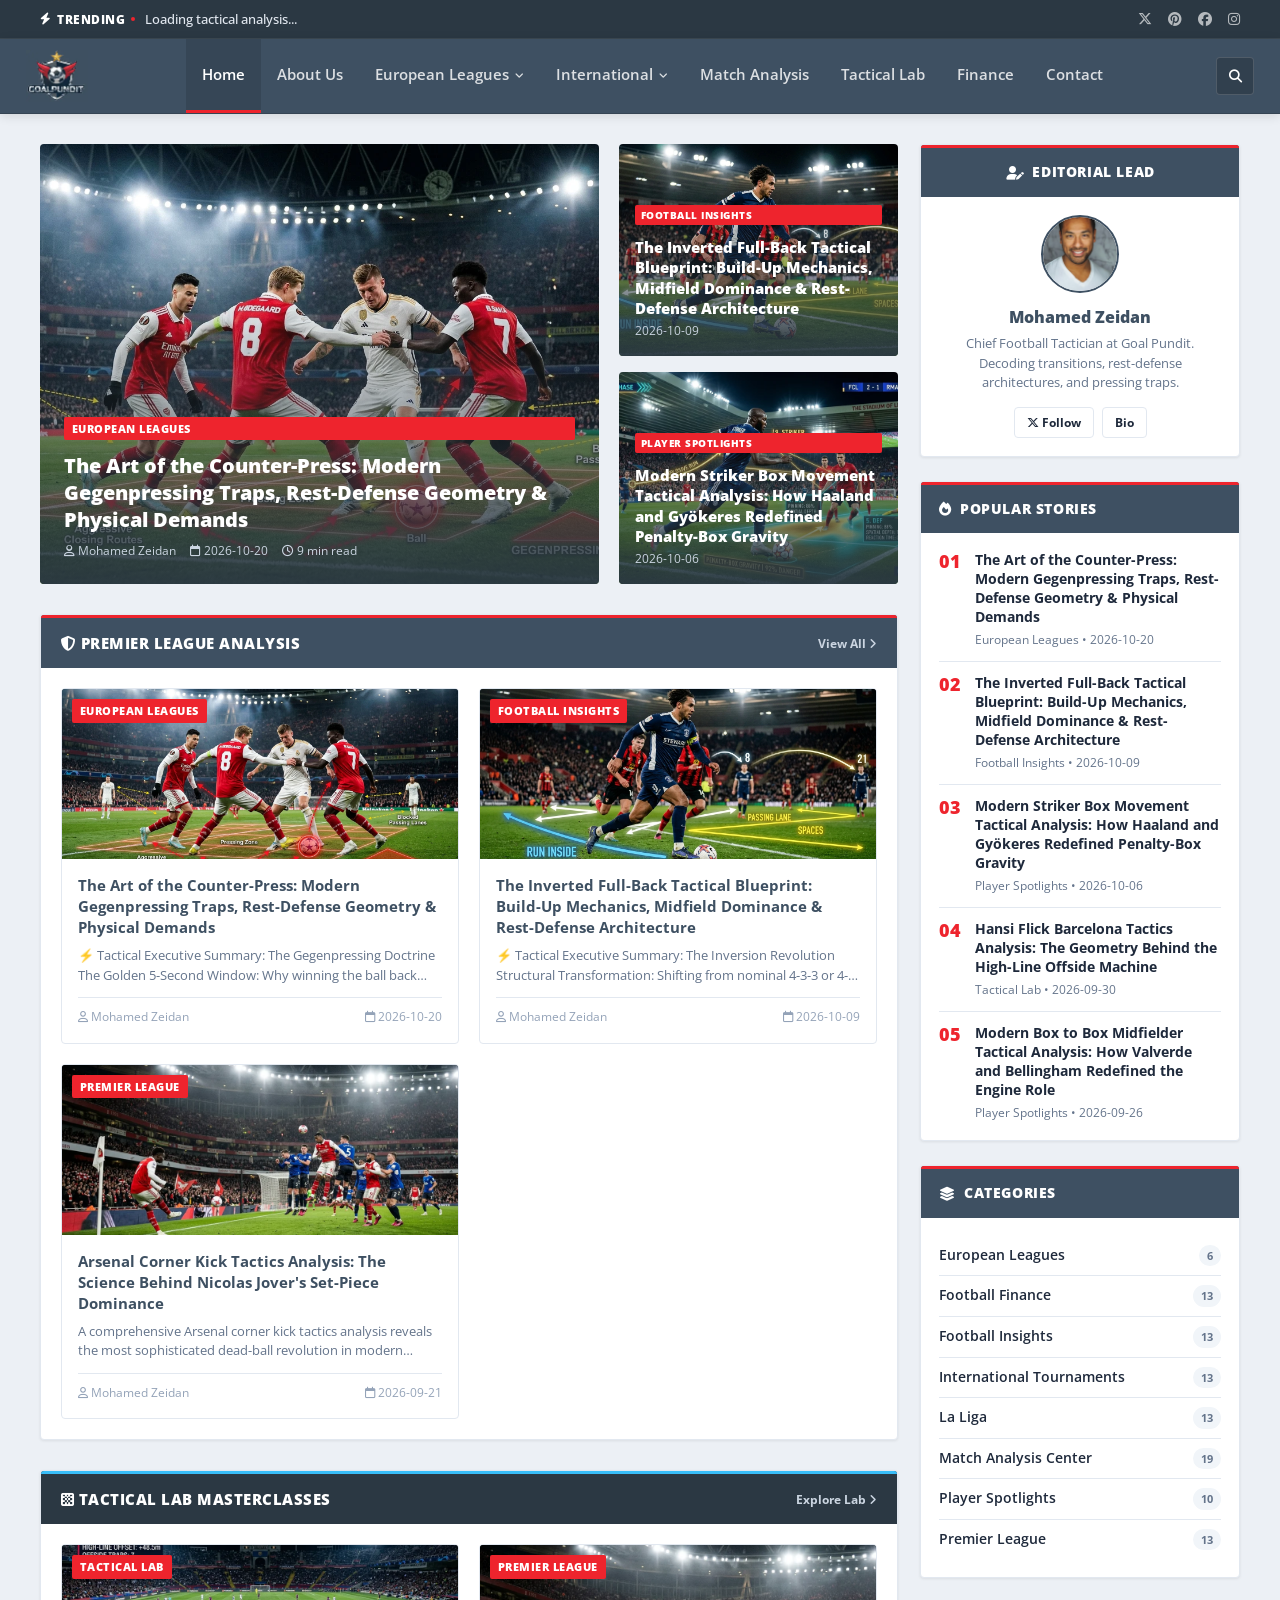
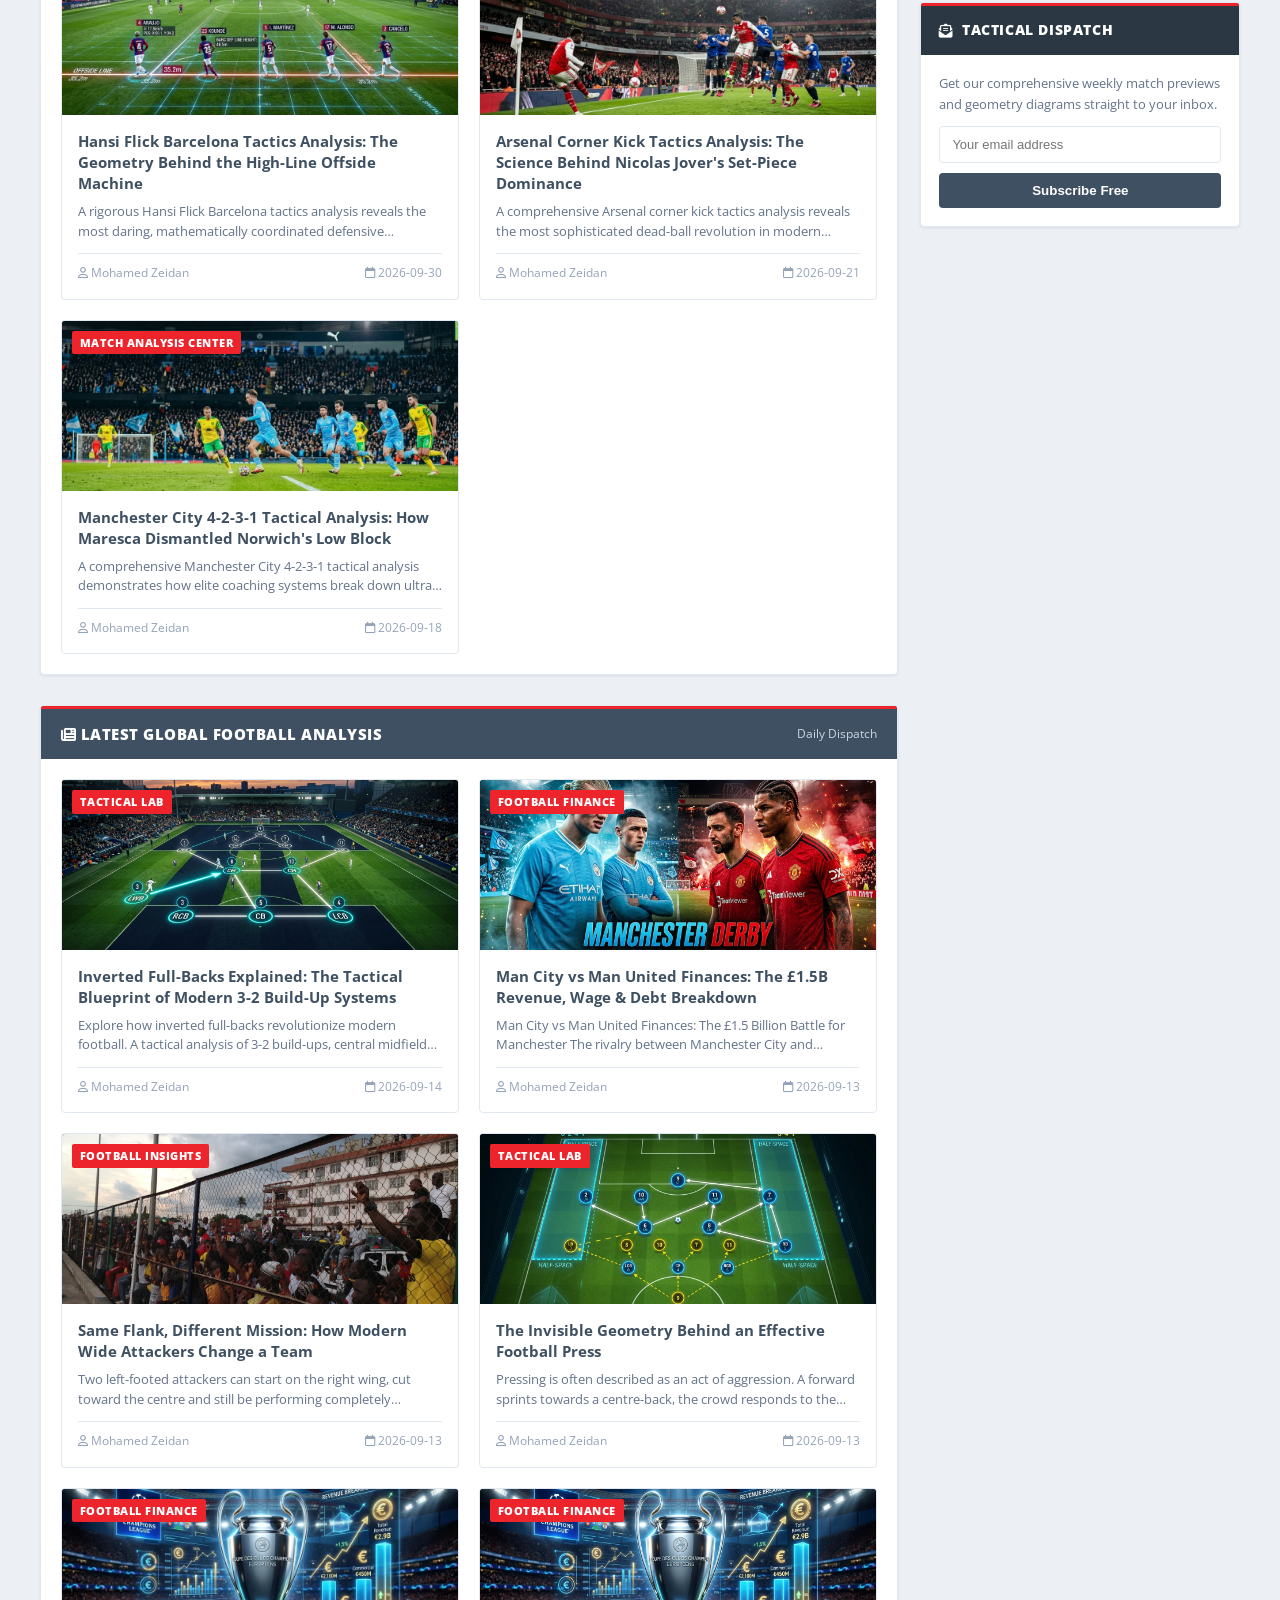
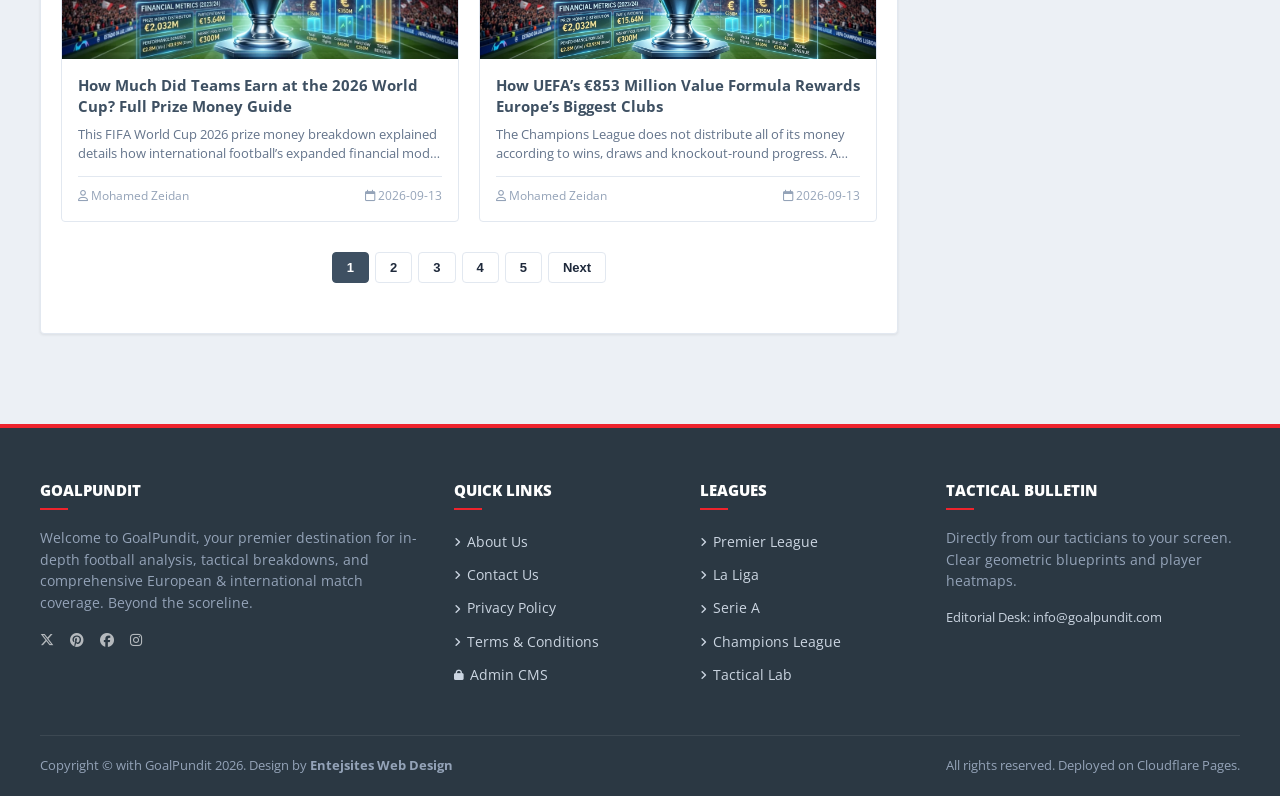
<file: index.html>
<!DOCTYPE html>
<html lang="en">
<head>
  <script>
    // Smart SEO Permalinks & Internal Links Router
    (function() {
      var path = window.location.pathname.replace(/^\/+|\/+$/g, '');
      if (path && !path.endsWith('.html') && !path.startsWith('images') && !path.startsWith('css') && !path.startsWith('js') && !path.startsWith('admin')) {
        var segments = path.split('/');
        var slug = segments[segments.length - 1];
        if (slug) {
          // Redirect to appropriate post or category
          window.location.replace('/post.html?slug=' + encodeURIComponent(slug));
        }
      }
    })();
  </script>

  <meta charset="UTF-8">
  <meta name="viewport" content="width=device-width, initial-scale=1.0">
  <title>Goal Pundit | Global Football Analysis & Tactical Insights</title>
  <meta name="description" content="Your premier destination for deep tactical football previews, post-match reviews, and official highlights from the Premier League, La Liga, and Champions League. Beyond the scoreline.">
  <link rel="icon" type="image/webp" href="images/logo.webp">
  <link rel="preconnect" href="https://fonts.googleapis.com">
  <link rel="preconnect" href="https://fonts.gstatic.com" crossorigin>
  <link href="https://fonts.googleapis.com/css2?family=Open+Sans:ital,wght@0,400;0,600;0,700;0,800;1,400&family=Montserrat:wght@700;800;900&display=swap" rel="stylesheet">
  <link rel="stylesheet" href="https://cdnjs.cloudflare.com/ajax/libs/font-awesome/6.5.1/css/all.min.css">
  <link rel="stylesheet" href="css/main.css?v=20261024_07">
</head>
<body>

  <!-- Top Bar -->
  <div class="top-bar">
    <div class="container top-bar-inner">
      <div class="trending-ticker">
        <span class="trending-label"><i class="fa-solid fa-bolt"></i> TRENDING</span>
        <span class="trending-text" id="trendingTickerText">Loading tactical analysis...</span>
      </div>
      <div class="top-bar-social">
        <a href="https://x.com/goalpundit1977" target="_blank" rel="noopener" title="Twitter / X"><i class="fa-brands fa-x-twitter"></i></a>
        <a href="https://www.pinterest.com/goalpundit1977/" target="_blank" rel="noopener" title="Pinterest"><i class="fa-brands fa-pinterest"></i></a>
        <a href="https://facebook.com/goalpundit" target="_blank" rel="noopener" title="Facebook"><i class="fa-brands fa-facebook"></i></a>
        <a href="https://instagram.com/goalpundit" target="_blank" rel="noopener" title="Instagram"><i class="fa-brands fa-instagram"></i></a>
      </div>
    </div>
  </div>

  <!-- Main Header -->
  <header class="main-header">
    <div class="container header-inner">
      <div class="site-logo">
        <a href="index.html">
          <img src="images/logo.webp" alt="Goal Pundit" onerror="this.onerror=null; this.src='/images/logo.webp';">
        </a>
      </div>

      <nav class="site-nav">
        <a href="index.html" class="nav-link active">Home</a>
        <a href="about.html" class="nav-link">About Us</a>
        <div class="nav-item-dropdown">
          <a href="category.html?slug=european-leagues" class="nav-link">
            European Leagues <i class="fa-solid fa-angle-down" style="font-size:10px;"></i>
          </a>
          <div class="dropdown-menu">
            <a href="category.html?slug=premier-league" class="dropdown-item">Premier League</a>
            <a href="category.html?slug=la-liga" class="dropdown-item">La Liga</a>
            <a href="category.html?slug=serie-a" class="dropdown-item">Serie A</a>
            <a href="category.html?slug=european-leagues" class="dropdown-item">All European Leagues</a>
          </div>
        </div>
        <div class="nav-item-dropdown">
          <a href="category.html?slug=international-tournaments" class="nav-link">
            International <i class="fa-solid fa-angle-down" style="font-size:10px;"></i>
          </a>
          <div class="dropdown-menu">
            <a href="category.html?slug=uefa-champions-league" class="dropdown-item">UEFA Champions League</a>
            <a href="category.html?slug=uefa-europa-league" class="dropdown-item">UEFA Europa League</a>
            <a href="category.html?slug=world-cup-supplement" class="dropdown-item">World Cup Supplement</a>
          </div>
        </div>
        <a href="category.html?slug=match-analysis-center" class="nav-link">Match Analysis</a>
        <a href="category.html?slug=tactical-lab" class="nav-link">Tactical Lab</a>
        <a href="category.html?slug=football-finance" class="nav-link">Finance</a>
        <a href="contact.html" class="nav-link">Contact</a>
      </nav>

      <div class="header-actions">
        <button class="search-trigger-btn" onclick="openSearchModal()" title="Search Articles">
          <i class="fa-solid fa-magnifying-glass"></i>
        </button>
        <button class="mobile-menu-btn" onclick="toggleMobileNav()">
          <i class="fa-solid fa-bars"></i>
        </button>
      </div>
    </div>
  </header>

  <!-- Main Content Layout -->
  <main class="content-layout">
    <div class="container layout-grid">
      
      <!-- Left Content Column -->
      <div class="main-column">
        
        <!-- Hero Section -->
        <div class="hero-wrapper">
          <div class="hero-layout-grid" id="homeHeroGrid"></div>
        </div>

        <!-- Premier League Module -->
        <div class="module-box">
          <div class="module-bar">
            <h3 class="module-bar-title"><i class="fa-solid fa-shield-halved"></i> Premier League Analysis</h3>
            <a href="category.html?slug=premier-league">View All <i class="fa-solid fa-angle-right"></i></a>
          </div>
          <div class="module-inner-content">
            <div class="articles-mosaic" id="gridPremierLeague"></div>
          </div>
        </div>

        <!-- Tactical Lab Module -->
        <div class="module-box">
          <div class="module-bar" style="background:#2b3843; border-top-color:#38bdf8;">
            <h3 class="module-bar-title"><i class="fa-solid fa-chess-board"></i> Tactical Lab Masterclasses</h3>
            <a href="category.html?slug=tactical-lab">Explore Lab <i class="fa-solid fa-angle-right"></i></a>
          </div>
          <div class="module-inner-content">
            <div class="articles-mosaic" id="gridTacticalLab"></div>
          </div>
        </div>

        <!-- Latest Articles Feed with Pagination -->
        <div class="module-box">
          <div class="module-bar">
            <h3 class="module-bar-title"><i class="fa-solid fa-newspaper"></i> Latest Global Football Analysis</h3>
            <span style="font-size:12px; color:#cbd5e1;">Daily Dispatch</span>
          </div>
          <div class="module-inner-content">
            <div class="articles-mosaic" id="gridLatestPosts"></div>
            <div class="pagination-row" id="latestPagination"></div>
          </div>
        </div>

      </div>

      <!-- Right Sidebar Column -->
      <aside class="sidebar">
        <!-- Author Profile Widget -->
        <div class="widget-extra" style="text-align:center;">
          <div class="widget-header-title" style="justify-content:center;">
            <i class="fa-solid fa-user-pen"></i> Editorial Lead
          </div>
          <div class="widget-content-body">
            <img src="images/author-mohamed-zeidan.jpg" alt="Mohamed Zeidan" style="width:78px; height:78px; border-radius:50%; margin:0 auto 12px; border:2px solid var(--color-header); object-fit:cover;">
            <h4 style="font-size:16px; font-weight:800; color:var(--color-header); margin-bottom:4px;">Mohamed Zeidan</h4>
            <p style="font-size:13px; color:var(--color-text-muted); line-height:1.5; margin-bottom:14px;">Chief Football Tactician at Goal Pundit. Decoding transitions, rest-defense architectures, and pressing traps.</p>
            <div style="display:flex; justify-content:center; gap:8px;">
              <a href="https://x.com/goalpundit1977" target="_blank" class="btn-page" style="padding:5px 12px; font-size:12px;"><i class="fa-brands fa-x-twitter"></i> Follow</a>
              <a href="about.html" class="btn-page" style="padding:5px 12px; font-size:12px;">Bio</a>
            </div>
          </div>
        </div>

        <!-- Popular Stories Widget -->
        <div class="widget-extra">
          <div class="widget-header-title">
            <i class="fa-solid fa-fire"></i> Popular Stories
          </div>
          <div class="widget-content-body">
            <div class="trending-post-list" id="sidebarTrendingList"></div>
          </div>
        </div>

        <!-- Categories Widget -->
        <div class="widget-extra">
          <div class="widget-header-title">
            <i class="fa-solid fa-layer-group"></i> Categories
          </div>
          <div class="widget-content-body">
            <div class="cat-sidebar-menu" id="sidebarCatList"></div>
          </div>
        </div>

        <!-- Tactical Dispatch Widget -->
        <div class="widget-extra">
          <div class="widget-header-title" style="background:#2b3843;">
            <i class="fa-solid fa-envelope-open-text"></i> Tactical Dispatch
          </div>
          <div class="widget-content-body">
            <p style="font-size:13px; color:var(--color-text-muted); margin-bottom:12px;">Get our comprehensive weekly match previews and geometry diagrams straight to your inbox.</p>
            <form onsubmit="event.preventDefault(); showToast('Subscribed to Goal Pundit Dispatch!'); event.target.reset();">
              <input type="email" placeholder="Your email address" style="width:100%; padding:10px 12px; border:1px solid var(--border-color); border-radius:var(--radius-sm); font-size:13px; margin-bottom:10px;" required>
              <button type="submit" style="width:100%; padding:10px; background:var(--color-header); color:#fff; font-weight:700; border:none; border-radius:var(--radius-sm); cursor:pointer;">Subscribe Free</button>
            </form>
          </div>
        </div>
      </aside>

    </div>
  </main>

  <!-- Main Footer -->
  <footer class="site-footer">
    <div class="container">
      <div class="footer-columns-row">
        <div>
          <h4 class="footer-widget-title">GoalPundit</h4>
          <p class="footer-widget-text">Welcome to GoalPundit, your premier destination for in-depth football analysis, tactical breakdowns, and comprehensive European & international match coverage. Beyond the scoreline.</p>
          <div class="top-bar-social" style="margin-top:14px;">
            <a href="https://x.com/goalpundit1977" target="_blank" rel="noopener"><i class="fa-brands fa-x-twitter"></i></a>
            <a href="https://www.pinterest.com/goalpundit1977/" target="_blank" rel="noopener"><i class="fa-brands fa-pinterest"></i></a>
            <a href="https://facebook.com/goalpundit" target="_blank" rel="noopener"><i class="fa-brands fa-facebook"></i></a>
            <a href="https://instagram.com/goalpundit" target="_blank" rel="noopener"><i class="fa-brands fa-instagram"></i></a>
          </div>
        </div>

        <div>
          <h4 class="footer-widget-title">Quick Links</h4>
          <ul class="footer-nav-list">
            <li><a href="about.html"><i class="fa-solid fa-angle-right" style="font-size:11px;"></i> About Us</a></li>
            <li><a href="contact.html"><i class="fa-solid fa-angle-right" style="font-size:11px;"></i> Contact Us</a></li>
            <li><a href="privacy.html"><i class="fa-solid fa-angle-right" style="font-size:11px;"></i> Privacy Policy</a></li>
            <li><a href="terms.html"><i class="fa-solid fa-angle-right" style="font-size:11px;"></i> Terms & Conditions</a></li>
            <li><a href="admin/index.html"><i class="fa-solid fa-lock" style="font-size:11px;"></i> Admin CMS</a></li>
          </ul>
        </div>

        <div>
          <h4 class="footer-widget-title">Leagues</h4>
          <ul class="footer-nav-list">
            <li><a href="category.html?slug=premier-league"><i class="fa-solid fa-angle-right" style="font-size:11px;"></i> Premier League</a></li>
            <li><a href="category.html?slug=la-liga"><i class="fa-solid fa-angle-right" style="font-size:11px;"></i> La Liga</a></li>
            <li><a href="category.html?slug=serie-a"><i class="fa-solid fa-angle-right" style="font-size:11px;"></i> Serie A</a></li>
            <li><a href="category.html?slug=uefa-champions-league"><i class="fa-solid fa-angle-right" style="font-size:11px;"></i> Champions League</a></li>
            <li><a href="category.html?slug=tactical-lab"><i class="fa-solid fa-angle-right" style="font-size:11px;"></i> Tactical Lab</a></li>
          </ul>
        </div>

        <div>
          <h4 class="footer-widget-title">Tactical Bulletin</h4>
          <p class="footer-widget-text">Directly from our tacticians to your screen. Clear geometric blueprints and player heatmaps.</p>
          <div style="font-size:13px; color:#cbd5e1;">Editorial Desk: info@goalpundit.com</div>
        </div>
      </div>

      <div class="footer-copyright-bar">
        <div>Copyright &copy; with GoalPundit 2026. Design by <strong>Entejsites Web Design</strong></div>
        <div>All rights reserved. Deployed on Cloudflare Pages.</div>
      </div>
    </div>
  </footer>

  <!-- Search Modal -->
  <div class="modal-overlay" id="searchModal" onclick="if(event.target===this) closeSearchModal()">
    <div class="modal-search-card">
      <div class="search-input-box">
        <i class="fa-solid fa-magnifying-glass" style="color:var(--color-text-muted); font-size:18px;"></i>
        <input type="text" id="modalSearchInput" placeholder="Search 125+ tactical articles..." oninput="handleInstantSearch(this.value)">
        <button type="button" style="background:none; border:none; font-size:18px; color:var(--color-text-muted); cursor:pointer;" onclick="closeSearchModal()">
          <i class="fa-solid fa-xmark"></i>
        </button>
      </div>
      <div class="search-results-list" id="modalSearchResults">
        <div style="padding:20px; text-align:center; color:var(--color-text-muted); font-size:14px;">
          Type keywords to search tactical analysis, teams, players...
        </div>
      </div>
    </div>
  </div>

  <script src="js/goalpundit-sync.js?v=20261024_07"></script>
  <script>
    let currentLatestPage = 1;
    const postsPerPage = 6;

    document.addEventListener('DOMContentLoaded', () => {
      renderHomepage();
    });

    function renderHomepage() {
      const data = getGoalPunditData();
      const posts = data.posts || [];

      // Hero Grid
      const heroGrid = document.getElementById('homeHeroGrid');
      if (heroGrid && posts.length >= 3) {
        const pMain = posts[0];
        const pSub1 = posts[1];
        const pSub2 = posts[2];
        heroGrid.innerHTML = `
          <div class="hero-lead-card">
            <img src="${pMain.image}" alt="${pMain.title}" onerror="this.onerror=null; this.src='/images/posts/default-football.jpg';">
            <div class="hero-lead-overlay">
              <span class="post-cat-pill">${pMain.category}</span>
              <h1 class="hero-card-title"><a href="post.html?slug=${pMain.slug}">${pMain.title}</a></h1>
              <div style="font-size:12px; color:#cbd5e1; display:flex; gap:14px;">
                <span><i class="fa-regular fa-user"></i> ${pMain.author}</span>
                <span><i class="fa-regular fa-calendar"></i> ${pMain.date}</span>
                <span><i class="fa-regular fa-clock"></i> ${pMain.readTime || '5 min read'}</span>
              </div>
            </div>
          </div>
          <div class="hero-side-stack">
            <div class="hero-small-card">
              <img src="${pSub1.image}" alt="${pSub1.title}" onerror="this.onerror=null; this.src='/images/posts/default-football.jpg';">
              <div class="hero-small-overlay">
                <span class="post-cat-pill" style="font-size:10px; padding:2px 6px;">${pSub1.category}</span>
                <h3 class="hero-card-title" style="font-size:15px; margin-bottom:4px;"><a href="post.html?slug=${pSub1.slug}">${pSub1.title}</a></h3>
                <div style="font-size:11.5px; color:#cbd5e1;">${pSub1.date}</div>
              </div>
            </div>
            <div class="hero-small-card">
              <img src="${pSub2.image}" alt="${pSub2.title}" onerror="this.onerror=null; this.src='/images/posts/default-football.jpg';">
              <div class="hero-small-overlay">
                <span class="post-cat-pill" style="font-size:10px; padding:2px 6px;">${pSub2.category}</span>
                <h3 class="hero-card-title" style="font-size:15px; margin-bottom:4px;"><a href="post.html?slug=${pSub2.slug}">${pSub2.title}</a></h3>
                <div style="font-size:11.5px; color:#cbd5e1;">${pSub2.date}</div>
              </div>
            </div>
          </div>
        `;
      }

      // Premier League Grid
      const plGrid = document.getElementById('gridPremierLeague');
      if (plGrid) {
        const plPosts = posts.filter(p => p.categorySlug === 'premier-league' || (p.categories && p.categories.includes('Premier League'))).slice(0, 3);
        const displayPl = plPosts.length >= 3 ? plPosts : posts.slice(3, 6);
        plGrid.innerHTML = displayPl.map(p => createCardHtml(p)).join('');
      }

      // Tactical Lab Grid
      const tlGrid = document.getElementById('gridTacticalLab');
      if (tlGrid) {
        const tlPosts = posts.filter(p => p.categorySlug === 'tactical-lab' || (p.categories && p.categories.includes('Tactical Lab'))).slice(0, 3);
        const displayTl = tlPosts.length >= 3 ? tlPosts : posts.slice(6, 9);
        tlGrid.innerHTML = displayTl.map(p => createCardHtml(p)).join('');
      }

      // Latest Posts Feed
      renderLatestPosts(1);

      // Sidebar Trending
      const trendingContainer = document.getElementById('sidebarTrendingList');
      if (trendingContainer) {
        trendingContainer.innerHTML = posts.slice(0, 5).map((p, idx) => `
          <div class="trending-post-row">
            <span class="trending-num">0${idx + 1}</span>
            <div class="trending-row-info">
              <h4><a href="post.html?slug=${p.slug}">${p.title}</a></h4>
              <div class="trending-row-meta">${p.category} • ${p.date}</div>
            </div>
          </div>
        `).join('');
      }

      // Sidebar Categories
      const catList = document.getElementById('sidebarCatList');
      if (catList && data.categories) {
        catList.innerHTML = data.categories.slice(0, 8).map(c => `
          <a href="category.html?slug=${c.slug}" class="cat-sidebar-link">
            <span>${c.name}</span>
            <span class="cat-pill-count">${c.count}</span>
          </a>
        `).join('');
      }
    }

    function createCardHtml(p) {
      return `
        <article class="mosaic-card">
          <div class="mosaic-thumb">
            <a href="post.html?slug=${p.slug}">
              <img src="${p.image}" alt="${p.title}" loading="lazy" onerror="this.onerror=null; this.src='/images/posts/default-football.jpg';">
            </a>
            <span class="post-cat-pill" style="position:absolute; top:10px; left:10px; margin:0;">${p.category}</span>
          </div>
          <div class="mosaic-body">
            <h3 class="mosaic-title">
              <a href="post.html?slug=${p.slug}">${p.title}</a>
            </h3>
            <p class="mosaic-excerpt">${p.excerpt}</p>
            <div class="mosaic-footer">
              <span><i class="fa-regular fa-user"></i> ${p.author}</span>
              <span><i class="fa-regular fa-calendar"></i> ${p.date}</span>
            </div>
          </div>
        </article>
      `;
    }

    function renderLatestPosts(page) {
      currentLatestPage = page;
      const data = getGoalPunditData();
      const posts = (data.posts || []).slice(9);
      const start = (page - 1) * postsPerPage;
      const pagePosts = posts.slice(start, start + postsPerPage);
      const container = document.getElementById('gridLatestPosts');
      if (container) {
        container.innerHTML = pagePosts.map(p => createCardHtml(p)).join('');
      }

      // Pagination
      const totalPages = Math.ceil(posts.length / postsPerPage);
      const pagContainer = document.getElementById('latestPagination');
      if (pagContainer) {
        let html = '';
        if (page > 1) {
          html += `<button class="btn-page" onclick="renderLatestPosts(${page - 1})">Previous</button>`;
        }
        for (let i = 1; i <= Math.min(5, totalPages); i++) {
          html += `<button class="btn-page ${i === page ? 'active' : ''}" onclick="renderLatestPosts(${i})">${i}</button>`;
        }
        if (page < totalPages) {
          html += `<button class="btn-page" onclick="renderLatestPosts(${page + 1})">Next</button>`;
        }
        pagContainer.innerHTML = html;
      }
    }

    function openSearchModal() {
      const m = document.getElementById('searchModal');
      if (m) { m.classList.add('show'); setTimeout(() => document.getElementById('modalSearchInput').focus(), 100); }
    }
    function closeSearchModal() {
      const m = document.getElementById('searchModal');
      if (m) m.classList.remove('show');
    }
    function handleInstantSearch(val) {
      const resContainer = document.getElementById('modalSearchResults');
      if (!val || val.trim().length < 2) {
        resContainer.innerHTML = '<div style="padding:20px; text-align:center; color:var(--color-text-muted); font-size:14px;">Type at least 2 letters to search...</div>';
        return;
      }
      const results = searchPosts(val).slice(0, 6);
      if (results.length === 0) {
        resContainer.innerHTML = '<div style="padding:20px; text-align:center; color:var(--color-text-muted); font-size:14px;">No matching articles found for "' + val + '"</div>';
        return;
      }
      resContainer.innerHTML = results.map(p => `
        <a href="post.html?slug=${p.slug}" class="search-result-item" style="display:block; padding:12px 18px; border-bottom:1px solid #f1f5f9;">
          <h5 style="font-size:14px; color:var(--color-header); margin-bottom:4px;">${p.title}</h5>
          <span style="font-size:12px; color:var(--color-accent);">${p.category} • ${p.date}</span>
        </a>
      `).join('');
    }
  </script>
</body>
</html>
</file>
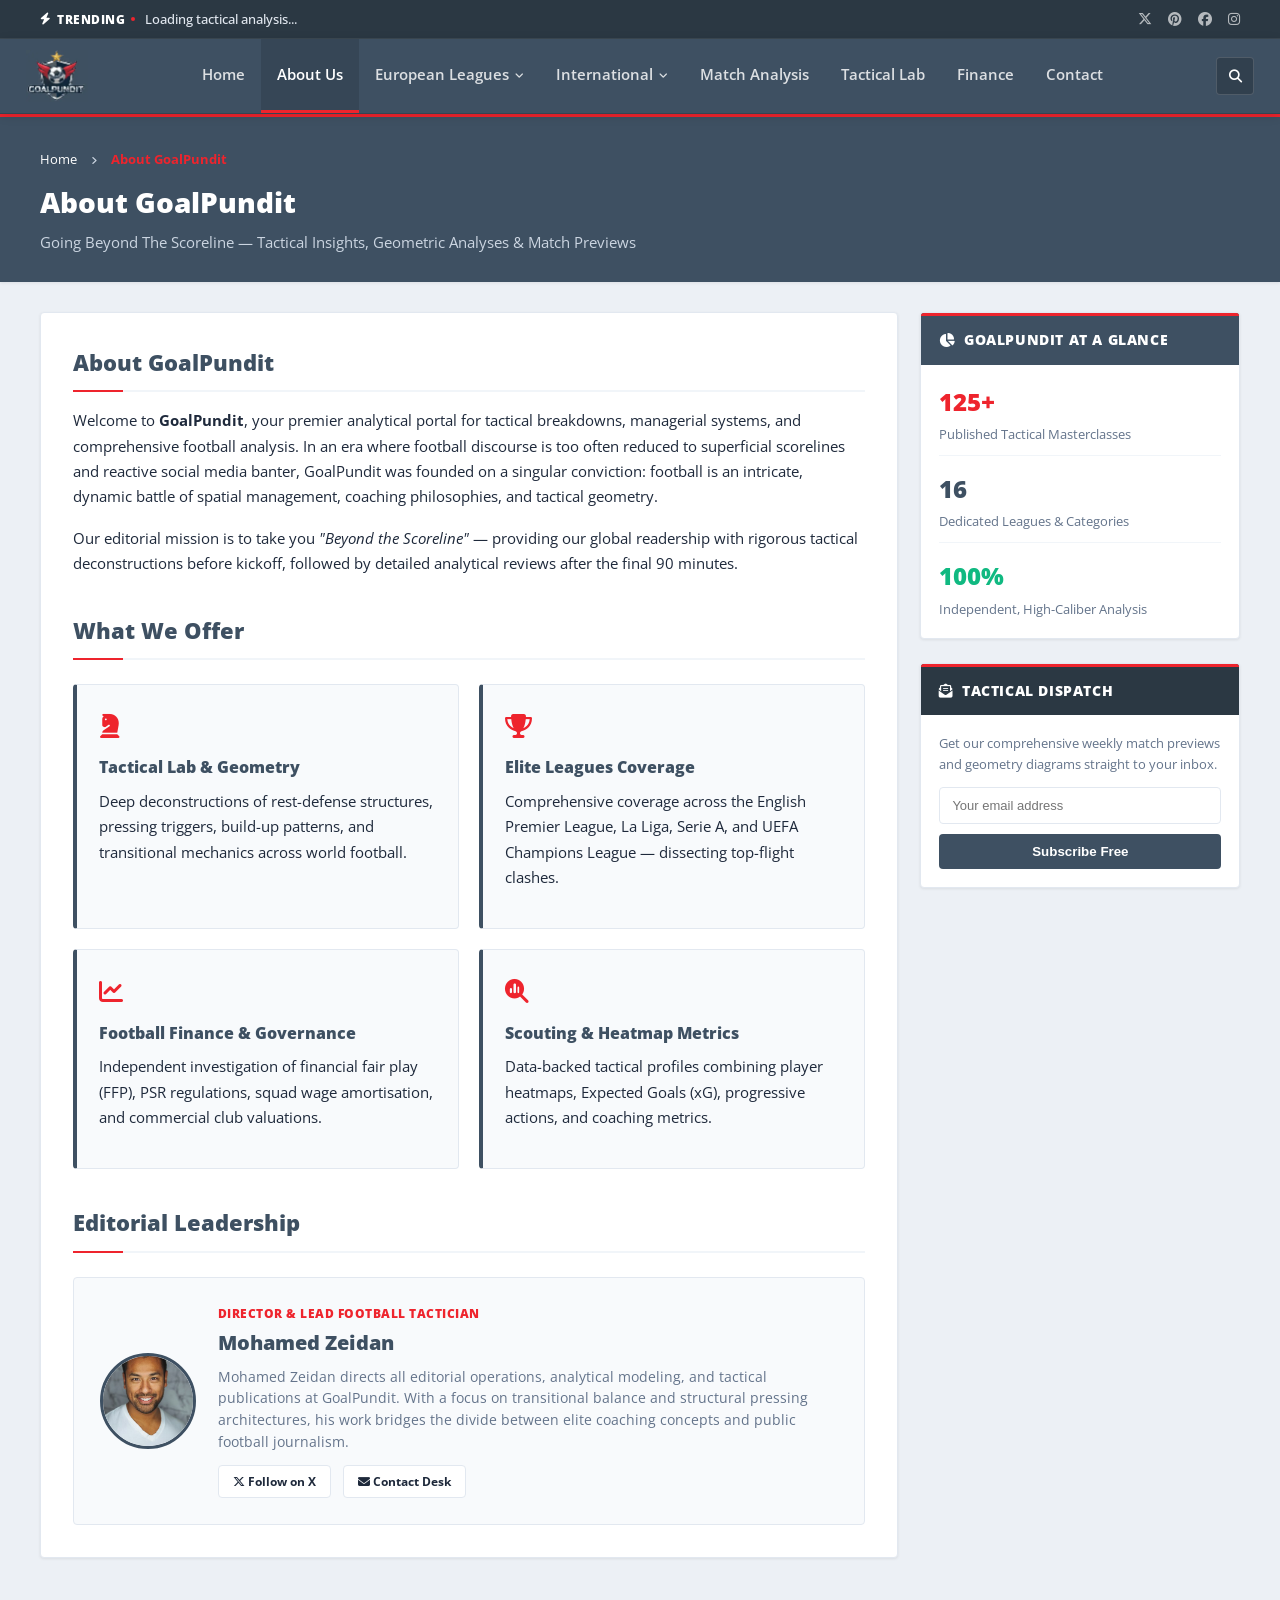
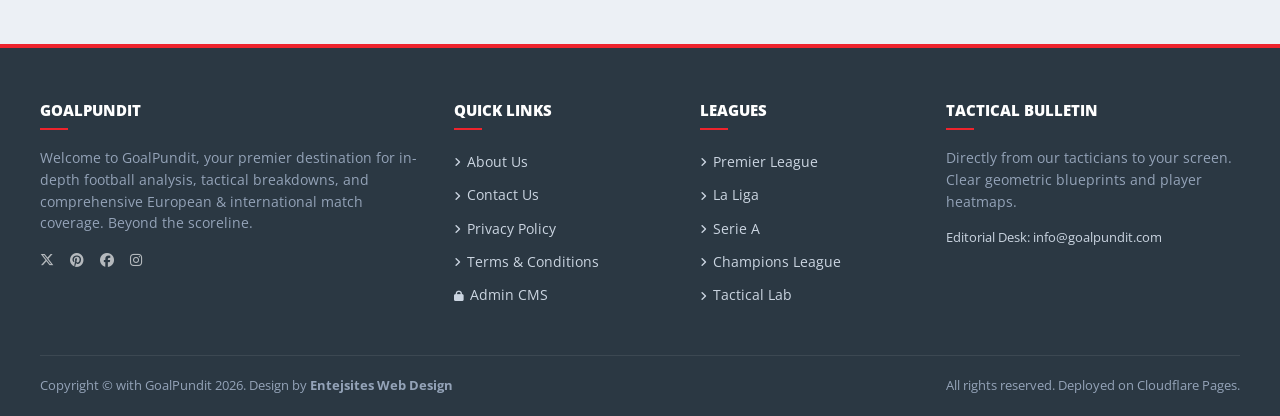
<file: about.html>
<!DOCTYPE html>
<html lang="en">
<head>
  <meta charset="UTF-8">
  <meta name="viewport" content="width=device-width, initial-scale=1.0">
  <title>About Us | Goal Pundit</title>
  <link rel="icon" type="image/webp" href="images/logo.webp">
  <link rel="preconnect" href="https://fonts.googleapis.com">
  <link rel="preconnect" href="https://fonts.gstatic.com" crossorigin>
  <link href="https://fonts.googleapis.com/css2?family=Open+Sans:ital,wght@0,400;0,600;0,700;0,800;1,400&family=Montserrat:wght@700;800;900&display=swap" rel="stylesheet">
  <link rel="stylesheet" href="https://cdnjs.cloudflare.com/ajax/libs/font-awesome/6.5.1/css/all.min.css">
  <link rel="stylesheet" href="css/main.css?v=20261024_07">
</head>
<body>

  <!-- Top Bar -->
  <div class="top-bar">
    <div class="container top-bar-inner">
      <div class="trending-ticker">
        <span class="trending-label"><i class="fa-solid fa-bolt"></i> TRENDING</span>
        <span class="trending-text" id="trendingTickerText">Loading tactical analysis...</span>
      </div>
      <div class="top-bar-social">
        <a href="https://x.com/goalpundit1977" target="_blank" rel="noopener" title="Twitter / X"><i class="fa-brands fa-x-twitter"></i></a>
        <a href="https://www.pinterest.com/goalpundit1977/" target="_blank" rel="noopener" title="Pinterest"><i class="fa-brands fa-pinterest"></i></a>
        <a href="https://facebook.com/goalpundit" target="_blank" rel="noopener" title="Facebook"><i class="fa-brands fa-facebook"></i></a>
        <a href="https://instagram.com/goalpundit" target="_blank" rel="noopener" title="Instagram"><i class="fa-brands fa-instagram"></i></a>
      </div>
    </div>
  </div>

  <!-- Main Header -->
  <header class="main-header">
    <div class="container header-inner">
      <div class="site-logo">
        <a href="index.html">
          <img src="images/logo.webp" alt="Goal Pundit" onerror="this.onerror=null; this.src='/images/logo.webp';">
        </a>
      </div>

      <nav class="site-nav">
        <a href="index.html" class="nav-link">Home</a>
        <a href="about.html" class="nav-link active">About Us</a>
        <div class="nav-item-dropdown">
          <a href="category.html?slug=european-leagues" class="nav-link">
            European Leagues <i class="fa-solid fa-angle-down" style="font-size:10px;"></i>
          </a>
          <div class="dropdown-menu">
            <a href="category.html?slug=premier-league" class="dropdown-item">Premier League</a>
            <a href="category.html?slug=la-liga" class="dropdown-item">La Liga</a>
            <a href="category.html?slug=serie-a" class="dropdown-item">Serie A</a>
            <a href="category.html?slug=european-leagues" class="dropdown-item">All European Leagues</a>
          </div>
        </div>
        <div class="nav-item-dropdown">
          <a href="category.html?slug=international-tournaments" class="nav-link">
            International <i class="fa-solid fa-angle-down" style="font-size:10px;"></i>
          </a>
          <div class="dropdown-menu">
            <a href="category.html?slug=uefa-champions-league" class="dropdown-item">UEFA Champions League</a>
            <a href="category.html?slug=uefa-europa-league" class="dropdown-item">UEFA Europa League</a>
            <a href="category.html?slug=world-cup-supplement" class="dropdown-item">World Cup Supplement</a>
          </div>
        </div>
        <a href="category.html?slug=match-analysis-center" class="nav-link">Match Analysis</a>
        <a href="category.html?slug=tactical-lab" class="nav-link">Tactical Lab</a>
        <a href="category.html?slug=football-finance" class="nav-link">Finance</a>
        <a href="contact.html" class="nav-link">Contact</a>
      </nav>

      <div class="header-actions">
        <button class="search-trigger-btn" onclick="openSearchModal()" title="Search Articles">
          <i class="fa-solid fa-magnifying-glass"></i>
        </button>
        <button class="mobile-menu-btn" onclick="toggleMobileNav()">
          <i class="fa-solid fa-bars"></i>
        </button>
      </div>
    </div>
  </header>

  <!-- Static Hero Banner -->
  <div class="static-hero-banner">
    <div class="container">
      <nav class="breadcrumbs">
        <a href="index.html">Home</a>
        <i class="fa-solid fa-angle-right" style="font-size:10px; margin:0 6px;"></i>
        <span style="color:var(--color-accent); font-weight:700;">About GoalPundit</span>
      </nav>
      <h1 class="static-hero-title">About GoalPundit</h1>
      <p class="static-hero-subtitle">Going Beyond The Scoreline — Tactical Insights, Geometric Analyses & Match Previews</p>
    </div>
  </div>

  <!-- Page Content -->
    <main class="content-layout" style="padding-top:0;">
    <div class="container layout-grid">
      
      <!-- Main Content Column -->
      <div class="main-column">
        
        <article class="editorial-card">
          <h2>About GoalPundit</h2>
          <p>Welcome to <strong>GoalPundit</strong>, your premier analytical portal for tactical breakdowns, managerial systems, and comprehensive football analysis. In an era where football discourse is too often reduced to superficial scorelines and reactive social media banter, GoalPundit was founded on a singular conviction: football is an intricate, dynamic battle of spatial management, coaching philosophies, and tactical geometry.</p>
          <p>Our editorial mission is to take you <em>"Beyond the Scoreline"</em> — providing our global readership with rigorous tactical deconstructions before kickoff, followed by detailed analytical reviews after the final 90 minutes.</p>

          <h2 style="margin-top:36px;">What We Offer</h2>
          <div class="pillars-grid">
            <div class="pillar-box">
              <div class="pillar-icon"><i class="fa-solid fa-chess-knight"></i></div>
              <h4 class="pillar-title">Tactical Lab & Geometry</h4>
              <p class="pillar-desc">Deep deconstructions of rest-defense structures, pressing triggers, build-up patterns, and transitional mechanics across world football.</p>
            </div>
            <div class="pillar-box">
              <div class="pillar-icon"><i class="fa-solid fa-trophy"></i></div>
              <h4 class="pillar-title">Elite Leagues Coverage</h4>
              <p class="pillar-desc">Comprehensive coverage across the English Premier League, La Liga, Serie A, and UEFA Champions League — dissecting top-flight clashes.</p>
            </div>
            <div class="pillar-box">
              <div class="pillar-icon"><i class="fa-solid fa-chart-line"></i></div>
              <h4 class="pillar-title">Football Finance & Governance</h4>
              <p class="pillar-desc">Independent investigation of financial fair play (FFP), PSR regulations, squad wage amortisation, and commercial club valuations.</p>
            </div>
            <div class="pillar-box">
              <div class="pillar-icon"><i class="fa-solid fa-magnifying-glass-chart"></i></div>
              <h4 class="pillar-title">Scouting & Heatmap Metrics</h4>
              <p class="pillar-desc">Data-backed tactical profiles combining player heatmaps, Expected Goals (xG), progressive actions, and coaching metrics.</p>
            </div>
          </div>

          <h2 style="margin-top:36px;">Editorial Leadership</h2>
          <div class="director-card">
            <img src="images/author-mohamed-zeidan.jpg" alt="Mohamed Zeidan" class="director-photo">
            <div>
              <div style="font-size:12px; font-weight:800; color:var(--color-accent); text-transform:uppercase; letter-spacing:0.5px; margin-bottom:4px;">Director & Lead Football Tactician</div>
              <h3 style="font-size:20px; font-weight:800; color:var(--color-header); margin-bottom:8px;">Mohamed Zeidan</h3>
              <p style="font-size:13.5px; color:var(--color-text-muted); line-height:1.6; margin-bottom:12px;">Mohamed Zeidan directs all editorial operations, analytical modeling, and tactical publications at GoalPundit. With a focus on transitional balance and structural pressing architectures, his work bridges the divide between elite coaching concepts and public football journalism.</p>
              <div style="display:flex; gap:12px; align-items:center;">
                <a href="https://x.com/goalpundit1977" target="_blank" class="btn-page" style="padding:6px 14px; font-size:12px;"><i class="fa-brands fa-x-twitter"></i> Follow on X</a>
                <a href="contact.html" class="btn-page" style="padding:6px 14px; font-size:12px;"><i class="fa-solid fa-envelope"></i> Contact Desk</a>
              </div>
            </div>
          </div>

        </article>

      </div>

      <!-- Right Sidebar -->
      <aside class="sidebar">
        <!-- By the Numbers Widget -->
        <div class="widget-extra">
          <div class="widget-header-title">
            <i class="fa-solid fa-chart-pie"></i> GoalPundit at a Glance
          </div>
          <div class="widget-content-body">
            <div style="display:flex; flex-direction:column; gap:14px;">
              <div style="border-bottom:1px solid #f1f5f9; padding-bottom:10px;">
                <span style="font-size:24px; font-weight:800; color:var(--color-accent); display:block;">125+</span>
                <span style="font-size:13px; color:var(--color-text-muted);">Published Tactical Masterclasses</span>
              </div>
              <div style="border-bottom:1px solid #f1f5f9; padding-bottom:10px;">
                <span style="font-size:24px; font-weight:800; color:var(--color-header); display:block;">16</span>
                <span style="font-size:13px; color:var(--color-text-muted);">Dedicated Leagues & Categories</span>
              </div>
              <div>
                <span style="font-size:24px; font-weight:800; color:#10b981; display:block;">100%</span>
                <span style="font-size:13px; color:var(--color-text-muted);">Independent, High-Caliber Analysis</span>
              </div>
            </div>
          </div>
        </div>

        <!-- Tactical Dispatch Newsletter -->
        <div class="widget-extra">
          <div class="widget-header-title" style="background:#2b3843;">
            <i class="fa-solid fa-envelope-open-text"></i> Tactical Dispatch
          </div>
          <div class="widget-content-body">
            <p style="font-size:13px; color:var(--color-text-muted); margin-bottom:12px;">Get our comprehensive weekly match previews and geometry diagrams straight to your inbox.</p>
            <form onsubmit="event.preventDefault(); showToast('Subscribed to Goal Pundit Dispatch!'); event.target.reset();">
              <input type="email" placeholder="Your email address" style="width:100%; padding:10px 12px; border:1px solid var(--border-color); border-radius:var(--radius-sm); font-size:13px; margin-bottom:10px;" required>
              <button type="submit" style="width:100%; padding:10px; background:var(--color-header); color:#fff; font-weight:700; border:none; border-radius:var(--radius-sm); cursor:pointer;">Subscribe Free</button>
            </form>
          </div>
        </div>
      </aside>

    </div>
  </main>

  <!-- Main Footer -->
  <footer class="site-footer">
    <div class="container">
      <div class="footer-columns-row">
        <div>
          <h4 class="footer-widget-title">GoalPundit</h4>
          <p class="footer-widget-text">Welcome to GoalPundit, your premier destination for in-depth football analysis, tactical breakdowns, and comprehensive European & international match coverage. Beyond the scoreline.</p>
          <div class="top-bar-social" style="margin-top:14px;">
            <a href="https://x.com/goalpundit1977" target="_blank" rel="noopener"><i class="fa-brands fa-x-twitter"></i></a>
            <a href="https://www.pinterest.com/goalpundit1977/" target="_blank" rel="noopener"><i class="fa-brands fa-pinterest"></i></a>
            <a href="https://facebook.com/goalpundit" target="_blank" rel="noopener"><i class="fa-brands fa-facebook"></i></a>
            <a href="https://instagram.com/goalpundit" target="_blank" rel="noopener"><i class="fa-brands fa-instagram"></i></a>
          </div>
        </div>

        <div>
          <h4 class="footer-widget-title">Quick Links</h4>
          <ul class="footer-nav-list">
            <li><a href="about.html"><i class="fa-solid fa-angle-right" style="font-size:11px;"></i> About Us</a></li>
            <li><a href="contact.html"><i class="fa-solid fa-angle-right" style="font-size:11px;"></i> Contact Us</a></li>
            <li><a href="privacy.html"><i class="fa-solid fa-angle-right" style="font-size:11px;"></i> Privacy Policy</a></li>
            <li><a href="terms.html"><i class="fa-solid fa-angle-right" style="font-size:11px;"></i> Terms & Conditions</a></li>
            <li><a href="admin/index.html"><i class="fa-solid fa-lock" style="font-size:11px;"></i> Admin CMS</a></li>
          </ul>
        </div>

        <div>
          <h4 class="footer-widget-title">Leagues</h4>
          <ul class="footer-nav-list">
            <li><a href="category.html?slug=premier-league"><i class="fa-solid fa-angle-right" style="font-size:11px;"></i> Premier League</a></li>
            <li><a href="category.html?slug=la-liga"><i class="fa-solid fa-angle-right" style="font-size:11px;"></i> La Liga</a></li>
            <li><a href="category.html?slug=serie-a"><i class="fa-solid fa-angle-right" style="font-size:11px;"></i> Serie A</a></li>
            <li><a href="category.html?slug=uefa-champions-league"><i class="fa-solid fa-angle-right" style="font-size:11px;"></i> Champions League</a></li>
            <li><a href="category.html?slug=tactical-lab"><i class="fa-solid fa-angle-right" style="font-size:11px;"></i> Tactical Lab</a></li>
          </ul>
        </div>

        <div>
          <h4 class="footer-widget-title">Tactical Bulletin</h4>
          <p class="footer-widget-text">Directly from our tacticians to your screen. Clear geometric blueprints and player heatmaps.</p>
          <div style="font-size:13px; color:#cbd5e1;">Editorial Desk: info@goalpundit.com</div>
        </div>
      </div>

      <div class="footer-copyright-bar">
        <div>Copyright &copy; with GoalPundit 2026. Design by <strong>Entejsites Web Design</strong></div>
        <div>All rights reserved. Deployed on Cloudflare Pages.</div>
      </div>
    </div>
  </footer>

  <!-- Search Modal -->
  <div class="modal-overlay" id="searchModal" onclick="if(event.target===this) closeSearchModal()">
    <div class="modal-search-card">
      <div class="search-input-box">
        <i class="fa-solid fa-magnifying-glass" style="color:var(--color-text-muted); font-size:18px;"></i>
        <input type="text" id="modalSearchInput" placeholder="Search 125+ tactical articles..." oninput="handleInstantSearch(this.value)">
        <button type="button" style="background:none; border:none; font-size:18px; color:var(--color-text-muted); cursor:pointer;" onclick="closeSearchModal()">
          <i class="fa-solid fa-xmark"></i>
        </button>
      </div>
      <div class="search-results-list" id="modalSearchResults">
        <div style="padding:20px; text-align:center; color:var(--color-text-muted); font-size:14px;">
          Type keywords to search tactical analysis, teams, players...
        </div>
      </div>

  <script src="js/goalpundit-sync.js?v=20261024_07"></script>
  <script>
    function openSearchModal() {
      const m = document.getElementById('searchModal');
      if (m) { m.classList.add('show'); setTimeout(() => document.getElementById('modalSearchInput').focus(), 100); }
    }
    function closeSearchModal() {
      const m = document.getElementById('searchModal');
      if (m) m.classList.remove('show');
    }
    function handleInstantSearch(val) {
      const resContainer = document.getElementById('modalSearchResults');
      if (!val || val.trim().length < 2) {
        resContainer.innerHTML = '<div style="padding:20px; text-align:center; color:var(--color-text-muted); font-size:14px;">Type at least 2 letters to search...</div>';
        return;
      }
      const results = searchPosts(val).slice(0, 6);
      if (results.length === 0) {
        resContainer.innerHTML = '<div style="padding:20px; text-align:center; color:var(--color-text-muted); font-size:14px;">No matching articles found for "' + val + '"</div>';
        return;
      }
      resContainer.innerHTML = results.map(p => `
        <a href="post.html?slug=${p.slug}" class="search-result-item" style="display:block; padding:12px 18px; border-bottom:1px solid #f1f5f9;">
          <h5 style="font-size:14px; color:var(--color-header); margin-bottom:4px;">${p.title}</h5>
          <span style="font-size:12px; color:var(--color-accent);">${p.category} • ${p.date}</span>
        </a>
      `).join('');
    }
  </script>
</body>
</html>
</file>
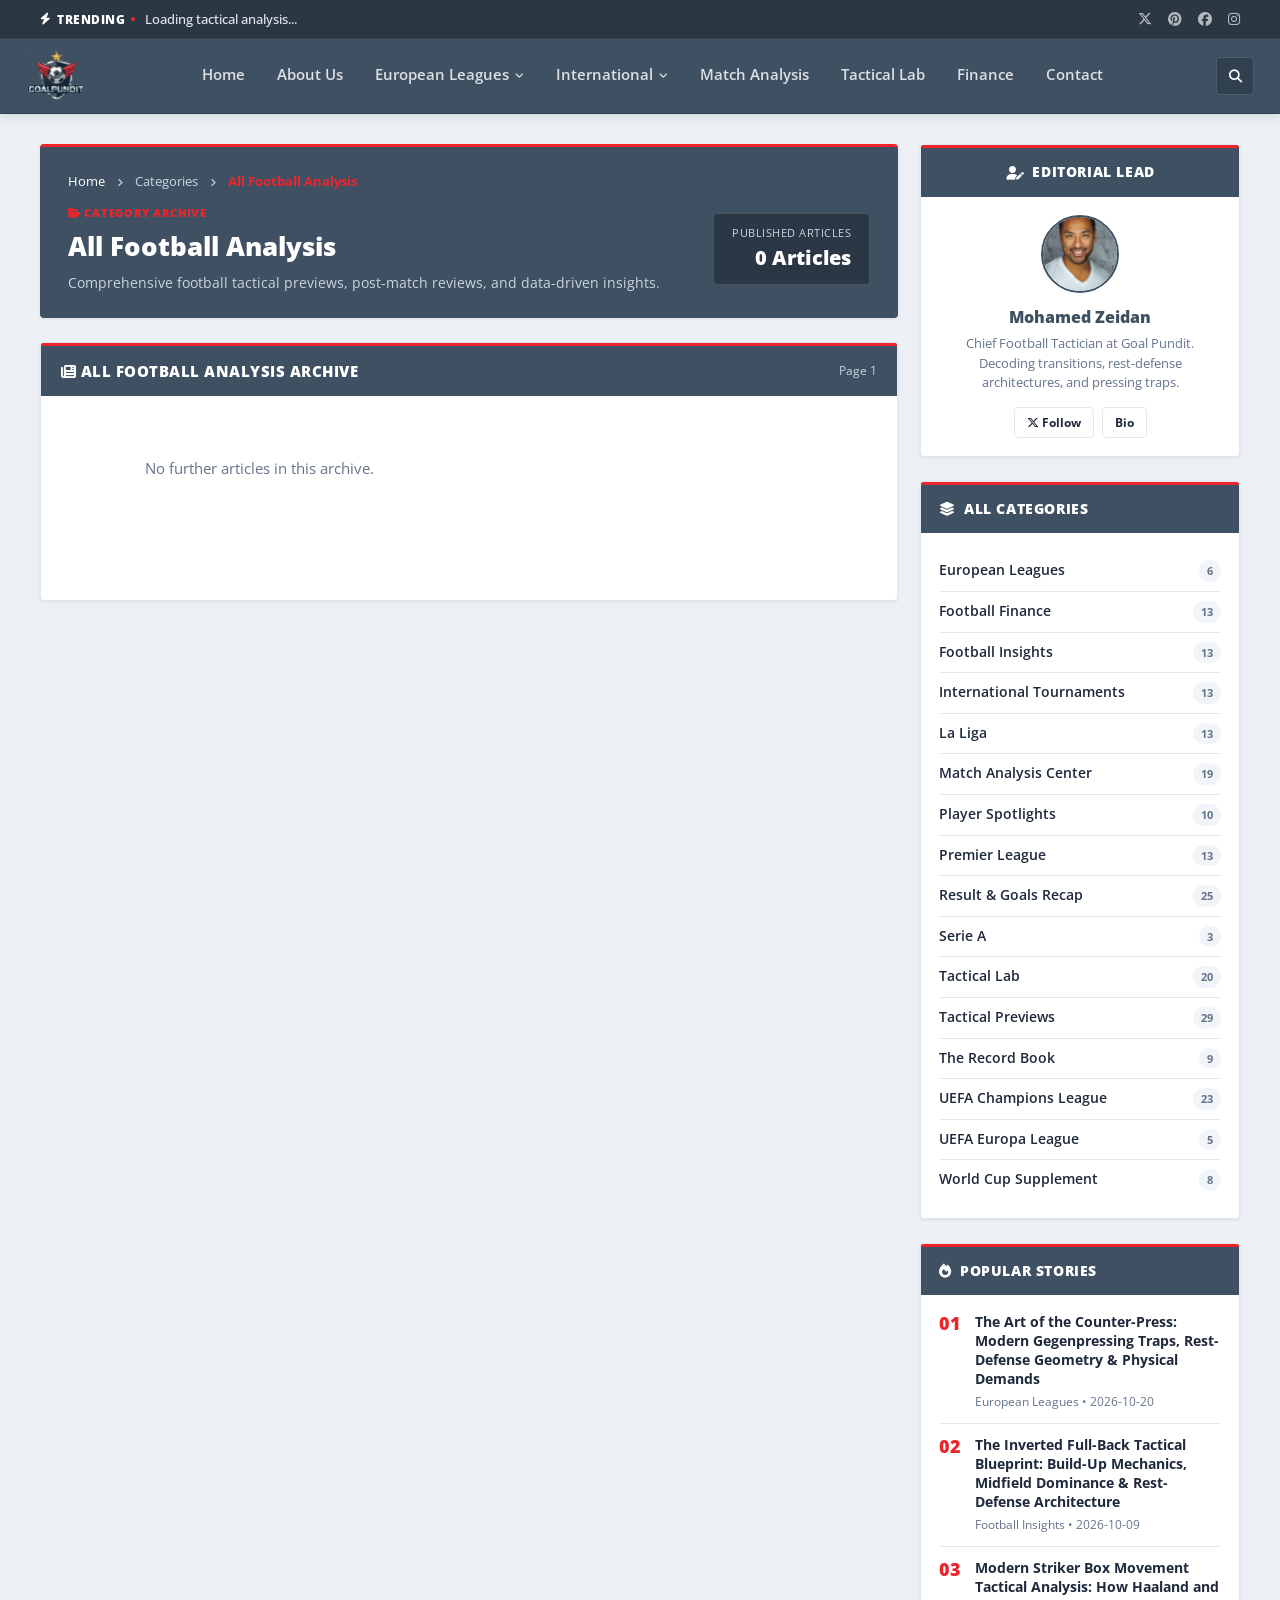
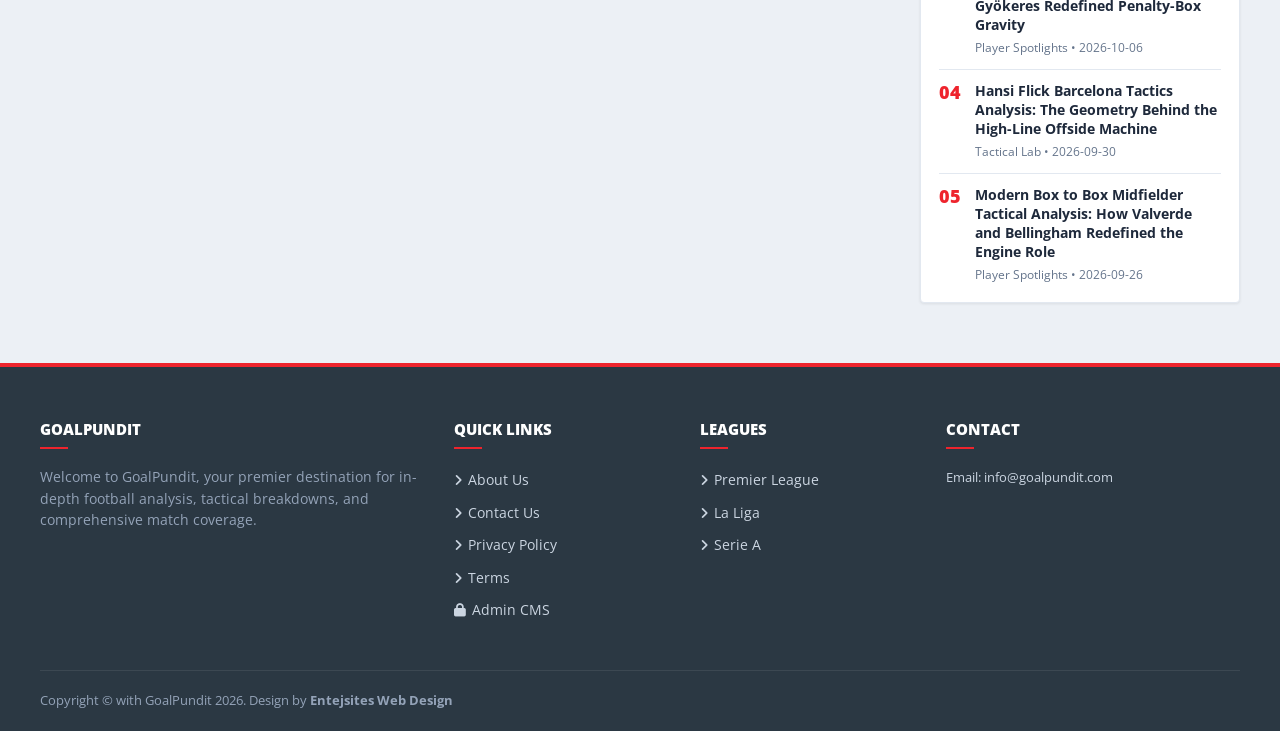
<file: category.html>
<!DOCTYPE html>
<html lang="en">
<head>
  <meta charset="UTF-8">
  <meta name="viewport" content="width=device-width, initial-scale=1.0">
  <title>Category Archive | Goal Pundit</title>
  <link rel="icon" type="image/webp" href="images/logo.webp">
  <link rel="preconnect" href="https://fonts.googleapis.com">
  <link rel="preconnect" href="https://fonts.gstatic.com" crossorigin>
  <link href="https://fonts.googleapis.com/css2?family=Open+Sans:ital,wght@0,400;0,600;0,700;0,800;1,400&family=Montserrat:wght@700;800;900&display=swap" rel="stylesheet">
  <link rel="stylesheet" href="https://cdnjs.cloudflare.com/ajax/libs/font-awesome/6.5.1/css/all.min.css">
  <link rel="stylesheet" href="css/main.css?v=20261024_07">
</head>
<body>

  <!-- Top Bar -->
  <div class="top-bar">
    <div class="container top-bar-inner">
      <div class="trending-ticker">
        <span class="trending-label"><i class="fa-solid fa-bolt"></i> TRENDING</span>
        <span class="trending-text" id="trendingTickerText">Loading tactical analysis...</span>
      </div>
      <div class="top-bar-social">
        <a href="https://x.com/goalpundit1977" target="_blank" rel="noopener" title="Twitter / X"><i class="fa-brands fa-x-twitter"></i></a>
        <a href="https://www.pinterest.com/goalpundit1977/" target="_blank" rel="noopener" title="Pinterest"><i class="fa-brands fa-pinterest"></i></a>
        <a href="https://facebook.com/goalpundit" target="_blank" rel="noopener" title="Facebook"><i class="fa-brands fa-facebook"></i></a>
        <a href="https://instagram.com/goalpundit" target="_blank" rel="noopener" title="Instagram"><i class="fa-brands fa-instagram"></i></a>
      </div>
    </div>
  </div>

  <!-- Main Header -->
  <header class="main-header">
    <div class="container header-inner">
      <div class="site-logo">
        <a href="index.html">
          <img src="images/logo.webp" alt="Goal Pundit" onerror="this.onerror=null; this.src='/images/logo.webp';">
        </a>
      </div>

      <nav class="site-nav">
        <a href="index.html" class="nav-link">Home</a>
        <a href="about.html" class="nav-link">About Us</a>
        <div class="nav-item-dropdown">
          <a href="category.html?slug=european-leagues" class="nav-link">
            European Leagues <i class="fa-solid fa-angle-down" style="font-size:10px;"></i>
          </a>
          <div class="dropdown-menu">
            <a href="category.html?slug=premier-league" class="dropdown-item">Premier League</a>
            <a href="category.html?slug=la-liga" class="dropdown-item">La Liga</a>
            <a href="category.html?slug=serie-a" class="dropdown-item">Serie A</a>
            <a href="category.html?slug=european-leagues" class="dropdown-item">All European Leagues</a>
          </div>
        </div>
        <div class="nav-item-dropdown">
          <a href="category.html?slug=international-tournaments" class="nav-link">
            International <i class="fa-solid fa-angle-down" style="font-size:10px;"></i>
          </a>
          <div class="dropdown-menu">
            <a href="category.html?slug=uefa-champions-league" class="dropdown-item">UEFA Champions League</a>
            <a href="category.html?slug=uefa-europa-league" class="dropdown-item">UEFA Europa League</a>
            <a href="category.html?slug=world-cup-supplement" class="dropdown-item">World Cup Supplement</a>
          </div>
        </div>
        <a href="category.html?slug=match-analysis-center" class="nav-link">Match Analysis</a>
        <a href="category.html?slug=tactical-lab" class="nav-link">Tactical Lab</a>
        <a href="category.html?slug=football-finance" class="nav-link">Finance</a>
        <a href="contact.html" class="nav-link">Contact</a>
      </nav>

      <div class="header-actions">
        <button class="search-trigger-btn" onclick="openSearchModal()" title="Search Articles">
          <i class="fa-solid fa-magnifying-glass"></i>
        </button>
        <button class="mobile-menu-btn" onclick="toggleMobileNav()" title="Toggle Menu">
          <i class="fa-solid fa-bars"></i>
        </button>
      </div>
    </div>
  </header>

  <main class="content-layout">
    <div class="container layout-grid">
      
      <!-- Main Content Column -->
      <div class="main-column">
        
        <!-- Category Archive Banner Header -->
        <div class="cat-archive-banner" id="catArchiveBanner">
          <nav class="breadcrumbs">
            <a href="index.html">Home</a>
            <i class="fa-solid fa-angle-right" style="font-size:10px; margin:0 4px;"></i>
            <span>Categories</span>
            <i class="fa-solid fa-angle-right" style="font-size:10px; margin:0 4px;"></i>
            <span id="catBreadcrumbName" style="color:var(--color-accent); font-weight:700;">Category</span>
          </nav>
          <div style="display:flex; justify-content:space-between; align-items:center; flex-wrap:wrap; gap:16px;">
            <div>
              <div style="font-size:11px; font-weight:800; color:var(--color-accent); text-transform:uppercase; letter-spacing:0.8px; margin-bottom:4px;">
                <i class="fa-solid fa-folder-open"></i> Category Archive
              </div>
              <h1 id="catTitle" style="font-family:var(--font-heading); font-size:26px; font-weight:800; margin-bottom:6px; color:#ffffff;">Category Title</h1>
              <p id="catDesc" style="font-size:13.5px; color:#cbd5e1; margin:0; max-width:680px; line-height:1.5;">Category description...</p>
            </div>
            <div style="background:rgba(0,0,0,0.3); border:1px solid rgba(255,255,255,0.15); padding:10px 18px; border-radius:var(--radius-sm); text-align:right;">
              <span style="font-size:11px; text-transform:uppercase; color:#cbd5e1; display:block; letter-spacing:0.5px;">Published Articles</span>
              <strong id="catArticleCount" style="font-size:20px; color:#ffffff; font-weight:800;">13 Articles</strong>
            </div>
          </div>
        </div>

        <!-- Distinct Featured Lead Story for Category (Never glued to header) -->
        <div class="cat-lead-card-box" id="categoryLeadCard" style="display:none;">
          <!-- Injected dynamically via JS -->
        </div>

        <!-- Archive Articles Mosaic Grid -->
        <div class="module-box">
          <div class="module-bar">
            <h3 class="module-bar-title" id="catGridHeading"><i class="fa-solid fa-newspaper"></i> Articles Archive</h3>
            <span style="font-size:12px; color:#cbd5e1;" id="catPageIndicator">Page 1</span>
          </div>
          <div class="module-inner-content">
            <div class="articles-mosaic" id="catArticlesGrid"></div>
            <div class="pagination-row" id="catPagination"></div>
          </div>
        </div>

      </div>

      <!-- Right Sidebar Column -->
      <aside class="sidebar">
        <!-- Author Profile Widget with MALE photo -->
        <div class="widget-extra" style="text-align:center;">
          <div class="widget-header-title" style="justify-content:center;">
            <i class="fa-solid fa-user-pen"></i> Editorial Lead
          </div>
          <div class="widget-content-body">
            <img src="images/author-mohamed-zeidan.jpg" alt="Mohamed Zeidan" style="width:78px; height:78px; border-radius:50%; margin:0 auto 12px; border:2px solid var(--color-header); object-fit:cover;">
            <h4 style="font-size:16px; font-weight:800; color:var(--color-header); margin-bottom:4px;">Mohamed Zeidan</h4>
            <p style="font-size:13px; color:var(--color-text-muted); line-height:1.5; margin-bottom:14px;">Chief Football Tactician at Goal Pundit. Decoding transitions, rest-defense architectures, and pressing traps.</p>
            <div style="display:flex; justify-content:center; gap:8px;">
              <a href="https://x.com/goalpundit1977" target="_blank" class="btn-page" style="padding:5px 12px; font-size:12px;"><i class="fa-brands fa-x-twitter"></i> Follow</a>
              <a href="about.html" class="btn-page" style="padding:5px 12px; font-size:12px;">Bio</a>
            </div>
          </div>
        </div>

        <div class="widget-extra">
          <div class="widget-header-title">
            <i class="fa-solid fa-layer-group"></i> All Categories
          </div>
          <div class="widget-content-body">
            <div class="cat-sidebar-menu" id="sidebarCatList"></div>
          </div>
        </div>

        <div class="widget-extra">
          <div class="widget-header-title">
            <i class="fa-solid fa-fire"></i> Popular Stories
          </div>
          <div class="widget-content-body">
            <div class="trending-post-list" id="catSidebarTrending"></div>
          </div>
        </div>
      </aside>

    </div>
  </main>

  <!-- Footer -->
  <footer class="site-footer">
    <div class="container">
      <div class="footer-columns-row">
        <div>
          <h4 class="footer-widget-title">GoalPundit</h4>
          <p class="footer-widget-text">Welcome to GoalPundit, your premier destination for in-depth football analysis, tactical breakdowns, and comprehensive match coverage.</p>
        </div>
        <div>
          <h4 class="footer-widget-title">Quick Links</h4>
          <ul class="footer-nav-list">
            <li><a href="about.html"><i class="fa-solid fa-angle-right"></i> About Us</a></li>
            <li><a href="contact.html"><i class="fa-solid fa-angle-right"></i> Contact Us</a></li>
            <li><a href="privacy.html"><i class="fa-solid fa-angle-right"></i> Privacy Policy</a></li>
            <li><a href="terms.html"><i class="fa-solid fa-angle-right"></i> Terms</a></li>
            <li><a href="admin/index.html"><i class="fa-solid fa-lock"></i> Admin CMS</a></li>
          </ul>
        </div>
        <div>
          <h4 class="footer-widget-title">Leagues</h4>
          <ul class="footer-nav-list">
            <li><a href="category.html?slug=premier-league"><i class="fa-solid fa-angle-right"></i> Premier League</a></li>
            <li><a href="category.html?slug=la-liga"><i class="fa-solid fa-angle-right"></i> La Liga</a></li>
            <li><a href="category.html?slug=serie-a"><i class="fa-solid fa-angle-right"></i> Serie A</a></li>
          </ul>
        </div>
        <div>
          <h4 class="footer-widget-title">Contact</h4>
          <div style="font-size:13px; color:#cbd5e1;">Email: info@goalpundit.com</div>
        </div>
      </div>
      <div class="footer-copyright-bar">
        <div>Copyright &copy; with GoalPundit 2026. Design by <strong>Entejsites Web Design</strong></div>
      </div>
    </div>
  </footer>

  <!-- Search Modal -->
  <div class="modal-overlay" id="searchModal" onclick="if(event.target===this) closeSearchModal()">
    <div class="modal-search-card">
      <div class="search-input-box">
        <i class="fa-solid fa-magnifying-glass" style="color:var(--color-text-muted); font-size:18px;"></i>
        <input type="text" id="modalSearchInput" placeholder="Search 125+ tactical articles..." oninput="handleInstantSearch(this.value)">
        <button type="button" style="background:none; border:none; font-size:18px; color:var(--color-text-muted); cursor:pointer;" onclick="closeSearchModal()">
          <i class="fa-solid fa-xmark"></i>
        </button>
      </div>
      <div class="search-results-list" id="modalSearchResults">
        <div style="padding:20px; text-align:center; color:var(--color-text-muted); font-size:14px;">
          Type keywords to search tactical analysis, teams, players...
        </div>
      </div>
    </div>
  </div>

  <script src="js/goalpundit-sync.js?v=20261024_07"></script>
  <script>
    let currentCatSlug = 'all';
    let currentCatPage = 1;
    const catPerPage = 6;

    document.addEventListener('DOMContentLoaded', () => {
      const urlParams = new URLSearchParams(window.location.search);
      currentCatSlug = urlParams.get('slug') || 'all';
      renderCategory(currentCatSlug, 1);
    });

    function renderCategory(slug, page) {
      currentCatPage = page;
      const data = getGoalPunditData();
      const categories = data.categories || [];
      const catObj = categories.find(c => c.slug === slug) || {
        name: slug === 'all' ? 'All Football Analysis' : slug.replace(/-/g, ' ').toUpperCase(),
        slug: slug,
        description: 'Comprehensive football tactical previews, post-match reviews, and data-driven insights.'
      };

      document.title = catObj.name + ' | Goal Pundit';
      document.getElementById('catBreadcrumbName').innerText = catObj.name;
      document.getElementById('catTitle').innerText = catObj.name;
      document.getElementById('catDesc').innerText = catObj.description || 'Deep tactical previews, player spotlights, and geometry breakdowns.';

      const allPosts = getPostsByCategory(slug);
      document.getElementById('catArticleCount').innerText = allPosts.length + ' Articles';
      document.getElementById('catGridHeading').innerHTML = '<i class="fa-solid fa-newspaper"></i> ' + catObj.name + ' Archive';
      document.getElementById('catPageIndicator').innerText = 'Page ' + page;

      // 1. Lead Featured Story for Category
      const leadContainer = document.getElementById('categoryLeadCard');
      if (page === 1 && allPosts.length > 0) {
        const lead = allPosts[0];
        leadContainer.innerHTML = `
          <div class="cat-lead-img-wrap">
            <a href="post.html?slug=${lead.slug}">
              <img src="${lead.image}" alt="${lead.title}">
            </a>
            <span class="post-cat-pill" style="position:absolute; top:12px; left:12px; margin:0;">${lead.category}</span>
          </div>
          <div class="cat-lead-content-wrap">
            <span class="cat-lead-eyebrow"><i class="fa-solid fa-star"></i> Featured Analysis</span>
            <h2 class="cat-lead-title">
              <a href="post.html?slug=${lead.slug}">${lead.title}</a>
            </h2>
            <p class="cat-lead-excerpt">
              ${lead.excerpt}
            </p>
            <div class="cat-lead-meta">
              <span><i class="fa-regular fa-user"></i> ${lead.author}</span>
              <span><i class="fa-regular fa-calendar"></i> ${lead.date}</span>
              <a href="post.html?slug=${lead.slug}" style="color:var(--color-accent); font-weight:700; margin-left:auto;">Read Analysis &rarr;</a>
            </div>
          </div>
        `;
        leadContainer.style.display = 'grid';
      } else {
        leadContainer.style.display = 'none';
      }

      // 2. Remaining Posts in Grid (skip lead if page 1)
      const gridPosts = page === 1 ? allPosts.slice(1) : allPosts;
      const start = (page - 1) * catPerPage;
      const pagePosts = (page === 1 ? allPosts.slice(1, 1 + catPerPage) : allPosts.slice(start, start + catPerPage));
      const grid = document.getElementById('catArticlesGrid');

      if (pagePosts.length === 0) {
        grid.innerHTML = '<div style="padding:40px; text-align:center; color:var(--color-text-muted); font-size:15px;">No further articles in this archive.</div>';
      } else {
        grid.innerHTML = pagePosts.map(p => `
          <article class="mosaic-card">
            <div class="mosaic-thumb">
              <a href="post.html?slug=${p.slug}">
                <img src="${p.image}" alt="${p.title}" loading="lazy" onerror="this.onerror=null; this.src='/images/posts/default-football.jpg';">
              </a>
              <span class="post-cat-pill" style="position:absolute; top:10px; left:10px; margin:0;">${p.category}</span>
            </div>
            <div class="mosaic-body">
              <h3 class="mosaic-title">
                <a href="post.html?slug=${p.slug}">${p.title}</a>
              </h3>
              <p class="mosaic-excerpt">${p.excerpt}</p>
              <div class="mosaic-footer">
                <span><i class="fa-regular fa-user"></i> ${p.author}</span>
                <span><i class="fa-regular fa-calendar"></i> ${p.date}</span>
              </div>
            </div>
          </article>
        `).join('');
      }

      // Pagination
      const totalPages = Math.ceil(allPosts.length / catPerPage);
      const pagContainer = document.getElementById('catPagination');
      if (pagContainer && totalPages > 1) {
        let html = '';
        if (page > 1) {
          html += `<button class="btn-page" onclick="renderCategory('${slug}', ${page - 1})">Previous</button>`;
        }
        for (let i = 1; i <= Math.min(5, totalPages); i++) {
          html += `<button class="btn-page ${i === page ? 'active' : ''}" onclick="renderCategory('${slug}', ${i})">${i}</button>`;
        }
        if (page < totalPages) {
          html += `<button class="btn-page" onclick="renderCategory('${slug}', ${page + 1})">Next</button>`;
        }
        pagContainer.innerHTML = html;
      }

      // Sidebar Categories
      const catList = document.getElementById('sidebarCatList');
      if (catList && categories) {
        catList.innerHTML = categories.map(c => `
          <a href="category.html?slug=${c.slug}" class="cat-sidebar-link" style="${c.slug === slug ? 'color:var(--color-accent); font-weight:800;' : ''}">
            <span>${c.name}</span>
            <span class="cat-pill-count">${c.count}</span>
          </a>
        `).join('');
      }

      const trendList = document.getElementById('catSidebarTrending');
      if (trendList) {
        trendList.innerHTML = (data.posts || []).slice(0, 5).map((t, idx) => `
          <div class="trending-post-row">
            <span class="trending-num">0${idx + 1}</span>
            <div class="trending-row-info">
              <h4><a href="post.html?slug=${t.slug}">${t.title}</a></h4>
              <div class="trending-row-meta">${t.category} • ${t.date}</div>
            </div>
          </div>
        `).join('');
      }
    }

    function openSearchModal() {
      const m = document.getElementById('searchModal');
      if (m) { m.classList.add('show'); setTimeout(() => document.getElementById('modalSearchInput').focus(), 100); }
    }
    function closeSearchModal() {
      const m = document.getElementById('searchModal');
      if (m) m.classList.remove('show');
    }
    function handleInstantSearch(val) {
      const resContainer = document.getElementById('modalSearchResults');
      if (!val || val.trim().length < 2) {
        resContainer.innerHTML = '<div style="padding:20px; text-align:center; color:var(--color-text-muted); font-size:14px;">Type at least 2 letters to search...</div>';
        return;
      }
      const results = searchPosts(val).slice(0, 6);
      if (results.length === 0) {
        resContainer.innerHTML = '<div style="padding:20px; text-align:center; color:var(--color-text-muted); font-size:14px;">No matching articles found for "' + val + '"</div>';
        return;
      }
      resContainer.innerHTML = results.map(p => `
        <a href="post.html?slug=${p.slug}" class="search-result-item" style="display:block; padding:12px 18px; border-bottom:1px solid #f1f5f9;">
          <h5 style="font-size:14px; color:var(--color-header); margin-bottom:4px;">${p.title}</h5>
          <span style="font-size:12px; color:var(--color-accent);">${p.category} • ${p.date}</span>
        </a>
      `).join('');
    }
  </script>
</body>
</html>
</file>
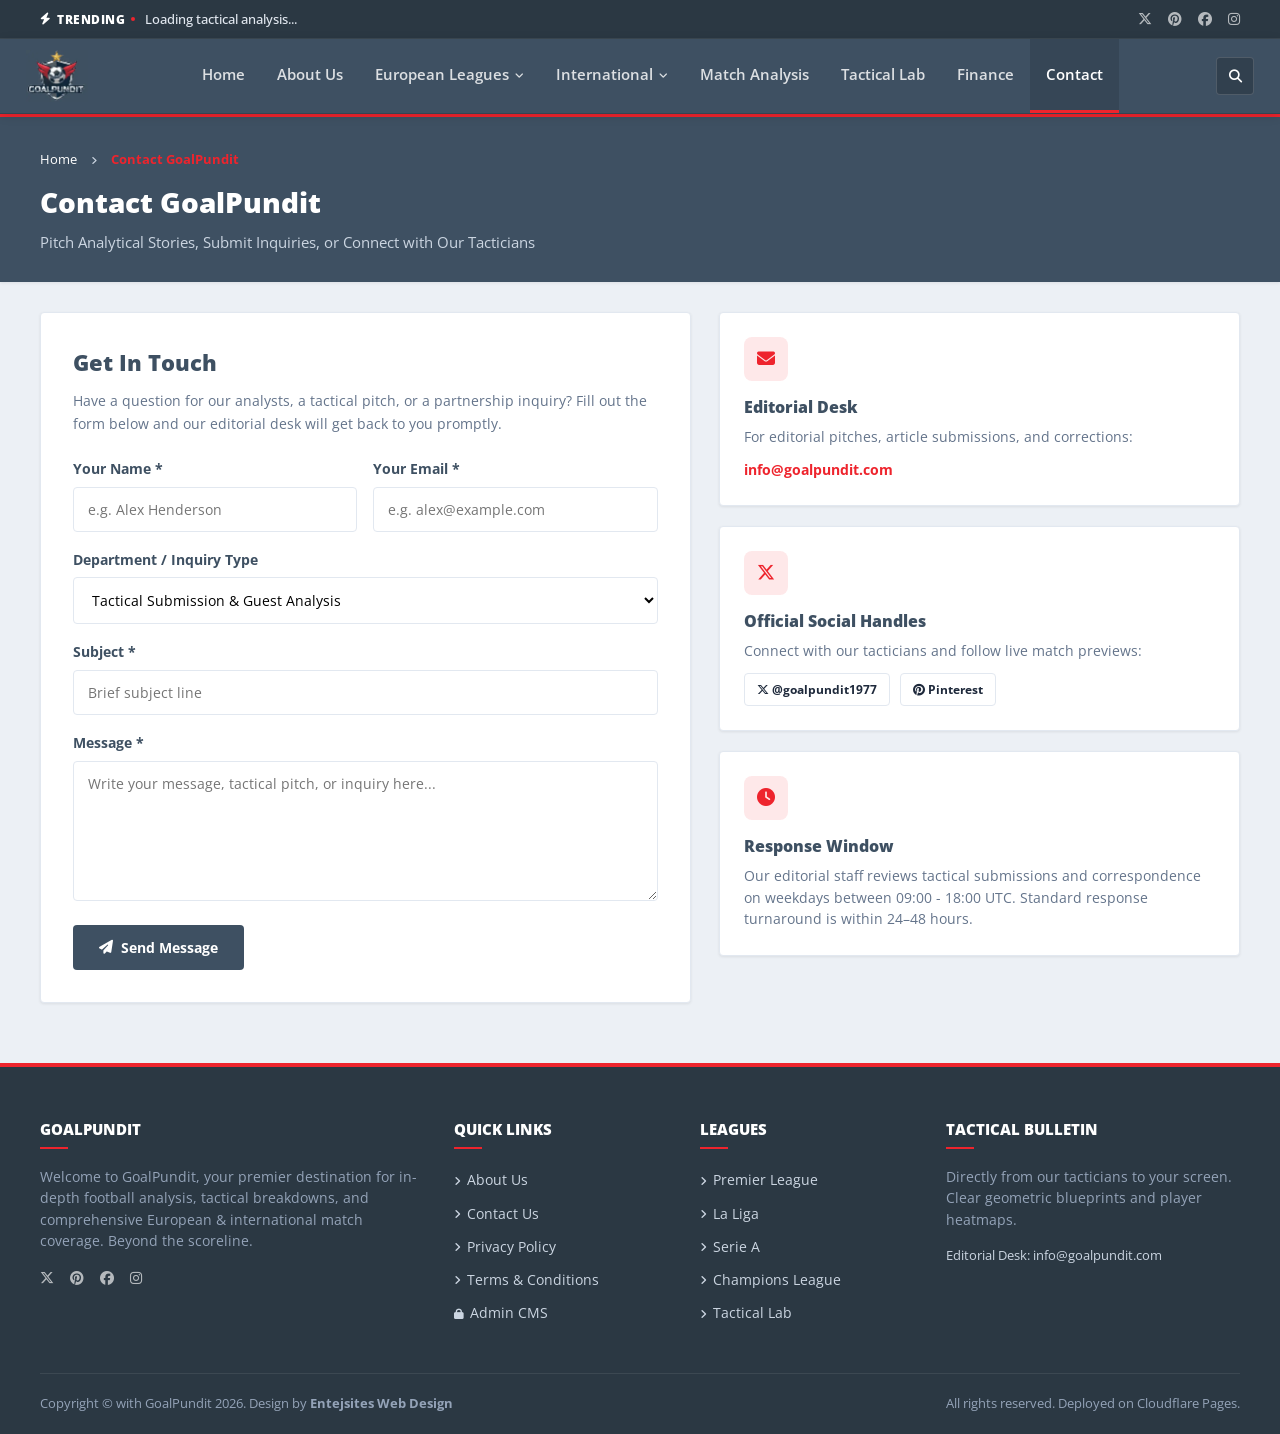
<file: contact.html>
<!DOCTYPE html>
<html lang="en">
<head>
  <meta charset="UTF-8">
  <meta name="viewport" content="width=device-width, initial-scale=1.0">
  <title>Contact Us | Goal Pundit</title>
  <link rel="icon" type="image/webp" href="images/logo.webp">
  <link rel="preconnect" href="https://fonts.googleapis.com">
  <link rel="preconnect" href="https://fonts.gstatic.com" crossorigin>
  <link href="https://fonts.googleapis.com/css2?family=Open+Sans:ital,wght@0,400;0,600;0,700;0,800;1,400&family=Montserrat:wght@700;800;900&display=swap" rel="stylesheet">
  <link rel="stylesheet" href="https://cdnjs.cloudflare.com/ajax/libs/font-awesome/6.5.1/css/all.min.css">
  <link rel="stylesheet" href="css/main.css?v=20261024_07">
</head>
<body>

  <!-- Top Bar -->
  <div class="top-bar">
    <div class="container top-bar-inner">
      <div class="trending-ticker">
        <span class="trending-label"><i class="fa-solid fa-bolt"></i> TRENDING</span>
        <span class="trending-text" id="trendingTickerText">Loading tactical analysis...</span>
      </div>
      <div class="top-bar-social">
        <a href="https://x.com/goalpundit1977" target="_blank" rel="noopener" title="Twitter / X"><i class="fa-brands fa-x-twitter"></i></a>
        <a href="https://www.pinterest.com/goalpundit1977/" target="_blank" rel="noopener" title="Pinterest"><i class="fa-brands fa-pinterest"></i></a>
        <a href="https://facebook.com/goalpundit" target="_blank" rel="noopener" title="Facebook"><i class="fa-brands fa-facebook"></i></a>
        <a href="https://instagram.com/goalpundit" target="_blank" rel="noopener" title="Instagram"><i class="fa-brands fa-instagram"></i></a>
      </div>
    </div>
  </div>

  <!-- Main Header -->
  <header class="main-header">
    <div class="container header-inner">
      <div class="site-logo">
        <a href="index.html">
          <img src="images/logo.webp" alt="Goal Pundit" onerror="this.onerror=null; this.src='/images/logo.webp';">
        </a>
      </div>

      <nav class="site-nav">
        <a href="index.html" class="nav-link">Home</a>
        <a href="about.html" class="nav-link">About Us</a>
        <div class="nav-item-dropdown">
          <a href="category.html?slug=european-leagues" class="nav-link">
            European Leagues <i class="fa-solid fa-angle-down" style="font-size:10px;"></i>
          </a>
          <div class="dropdown-menu">
            <a href="category.html?slug=premier-league" class="dropdown-item">Premier League</a>
            <a href="category.html?slug=la-liga" class="dropdown-item">La Liga</a>
            <a href="category.html?slug=serie-a" class="dropdown-item">Serie A</a>
            <a href="category.html?slug=european-leagues" class="dropdown-item">All European Leagues</a>
          </div>
        </div>
        <div class="nav-item-dropdown">
          <a href="category.html?slug=international-tournaments" class="nav-link">
            International <i class="fa-solid fa-angle-down" style="font-size:10px;"></i>
          </a>
          <div class="dropdown-menu">
            <a href="category.html?slug=uefa-champions-league" class="dropdown-item">UEFA Champions League</a>
            <a href="category.html?slug=uefa-europa-league" class="dropdown-item">UEFA Europa League</a>
            <a href="category.html?slug=world-cup-supplement" class="dropdown-item">World Cup Supplement</a>
          </div>
        </div>
        <a href="category.html?slug=match-analysis-center" class="nav-link">Match Analysis</a>
        <a href="category.html?slug=tactical-lab" class="nav-link">Tactical Lab</a>
        <a href="category.html?slug=football-finance" class="nav-link">Finance</a>
        <a href="contact.html" class="nav-link active">Contact</a>
      </nav>

      <div class="header-actions">
        <button class="search-trigger-btn" onclick="openSearchModal()" title="Search Articles">
          <i class="fa-solid fa-magnifying-glass"></i>
        </button>
        <button class="mobile-menu-btn" onclick="toggleMobileNav()">
          <i class="fa-solid fa-bars"></i>
        </button>
      </div>
    </div>
  </header>

  <!-- Static Hero Banner -->
  <div class="static-hero-banner">
    <div class="container">
      <nav class="breadcrumbs">
        <a href="index.html">Home</a>
        <i class="fa-solid fa-angle-right" style="font-size:10px; margin:0 6px;"></i>
        <span style="color:var(--color-accent); font-weight:700;">Contact GoalPundit</span>
      </nav>
      <h1 class="static-hero-title">Contact GoalPundit</h1>
      <p class="static-hero-subtitle">Pitch Analytical Stories, Submit Inquiries, or Connect with Our Tacticians</p>
    </div>
  </div>

  <!-- Page Content -->
    <main class="content-layout" style="padding-top:0;">
    <div class="container contact-layout-grid">
      
      <!-- Left Column: Form -->
      <div class="contact-form-card">
        <h2 style="font-size:22px; font-weight:800; color:var(--color-header); margin-bottom:10px;">Get In Touch</h2>
        <p style="font-size:14px; color:var(--color-text-muted); margin-bottom:24px; line-height:1.6;">
          Have a question for our analysts, a tactical pitch, or a partnership inquiry? Fill out the form below and our editorial desk will get back to you promptly.
        </p>

        <form onsubmit="event.preventDefault(); showToast('Thank you! Your message has been sent to the GoalPundit editorial desk.'); event.target.reset();">
          <div style="display:grid; grid-template-columns:1fr 1fr; gap:16px;">
            <div class="contact-field-group">
              <label class="contact-field-label">Your Name *</label>
              <input type="text" class="contact-input" placeholder="e.g. Alex Henderson" required>
            </div>
            <div class="contact-field-group">
              <label class="contact-field-label">Your Email *</label>
              <input type="email" class="contact-input" placeholder="e.g. alex@example.com" required>
            </div>
          </div>

          <div class="contact-field-group">
            <label class="contact-field-label">Department / Inquiry Type</label>
            <select class="contact-select">
              <option>Tactical Submission & Guest Analysis</option>
              <option>Editorial Feedback & Corrections</option>
              <option>Partnership & Commercial Proposals</option>
              <option>General Inquiries</option>
            </select>
          </div>

          <div class="contact-field-group">
            <label class="contact-field-label">Subject *</label>
            <input type="text" class="contact-input" placeholder="Brief subject line" required>
          </div>

          <div class="contact-field-group">
            <label class="contact-field-label">Message *</label>
            <textarea class="contact-textarea" rows="6" placeholder="Write your message, tactical pitch, or inquiry here..." required></textarea>
          </div>

          <button type="submit" class="btn-send-message">
            <i class="fa-solid fa-paper-plane"></i> Send Message
          </button>
        </form>
      </div>

      <!-- Right Column: Info Cards -->
      <div class="contact-info-column">
        
        <div class="contact-info-card">
          <div class="icon-wrap"><i class="fa-solid fa-envelope"></i></div>
          <h4 style="font-size:16px; font-weight:800; color:var(--color-header); margin-bottom:6px;">Editorial Desk</h4>
          <p style="font-size:13.5px; color:var(--color-text-muted); line-height:1.5; margin-bottom:10px;">For editorial pitches, article submissions, and corrections:</p>
          <a href="mailto:info@goalpundit.com" style="color:var(--color-accent); font-weight:700; font-size:14px;">info@goalpundit.com</a>
        </div>

        <div class="contact-info-card">
          <div class="icon-wrap"><i class="fa-brands fa-x-twitter"></i></div>
          <h4 style="font-size:16px; font-weight:800; color:var(--color-header); margin-bottom:6px;">Official Social Handles</h4>
          <p style="font-size:13.5px; color:var(--color-text-muted); line-height:1.5; margin-bottom:12px;">Connect with our tacticians and follow live match previews:</p>
          <div style="display:flex; gap:10px;">
            <a href="https://x.com/goalpundit1977" target="_blank" class="btn-page" style="padding:6px 12px; font-size:12px;"><i class="fa-brands fa-x-twitter"></i> @goalpundit1977</a>
            <a href="https://www.pinterest.com/goalpundit1977/" target="_blank" class="btn-page" style="padding:6px 12px; font-size:12px;"><i class="fa-brands fa-pinterest"></i> Pinterest</a>
          </div>
        </div>

        <div class="contact-info-card">
          <div class="icon-wrap"><i class="fa-solid fa-clock"></i></div>
          <h4 style="font-size:16px; font-weight:800; color:var(--color-header); margin-bottom:6px;">Response Window</h4>
          <p style="font-size:13.5px; color:var(--color-text-muted); line-height:1.6; margin:0;">
            Our editorial staff reviews tactical submissions and correspondence on weekdays between 09:00 - 18:00 UTC. Standard response turnaround is within 24–48 hours.
          </p>
        </div>

      </div>

    </div>
  </main>

  <!-- Main Footer -->
  <footer class="site-footer">
    <div class="container">
      <div class="footer-columns-row">
        <div>
          <h4 class="footer-widget-title">GoalPundit</h4>
          <p class="footer-widget-text">Welcome to GoalPundit, your premier destination for in-depth football analysis, tactical breakdowns, and comprehensive European & international match coverage. Beyond the scoreline.</p>
          <div class="top-bar-social" style="margin-top:14px;">
            <a href="https://x.com/goalpundit1977" target="_blank" rel="noopener"><i class="fa-brands fa-x-twitter"></i></a>
            <a href="https://www.pinterest.com/goalpundit1977/" target="_blank" rel="noopener"><i class="fa-brands fa-pinterest"></i></a>
            <a href="https://facebook.com/goalpundit" target="_blank" rel="noopener"><i class="fa-brands fa-facebook"></i></a>
            <a href="https://instagram.com/goalpundit" target="_blank" rel="noopener"><i class="fa-brands fa-instagram"></i></a>
          </div>
        </div>

        <div>
          <h4 class="footer-widget-title">Quick Links</h4>
          <ul class="footer-nav-list">
            <li><a href="about.html"><i class="fa-solid fa-angle-right" style="font-size:11px;"></i> About Us</a></li>
            <li><a href="contact.html"><i class="fa-solid fa-angle-right" style="font-size:11px;"></i> Contact Us</a></li>
            <li><a href="privacy.html"><i class="fa-solid fa-angle-right" style="font-size:11px;"></i> Privacy Policy</a></li>
            <li><a href="terms.html"><i class="fa-solid fa-angle-right" style="font-size:11px;"></i> Terms & Conditions</a></li>
            <li><a href="admin/index.html"><i class="fa-solid fa-lock" style="font-size:11px;"></i> Admin CMS</a></li>
          </ul>
        </div>

        <div>
          <h4 class="footer-widget-title">Leagues</h4>
          <ul class="footer-nav-list">
            <li><a href="category.html?slug=premier-league"><i class="fa-solid fa-angle-right" style="font-size:11px;"></i> Premier League</a></li>
            <li><a href="category.html?slug=la-liga"><i class="fa-solid fa-angle-right" style="font-size:11px;"></i> La Liga</a></li>
            <li><a href="category.html?slug=serie-a"><i class="fa-solid fa-angle-right" style="font-size:11px;"></i> Serie A</a></li>
            <li><a href="category.html?slug=uefa-champions-league"><i class="fa-solid fa-angle-right" style="font-size:11px;"></i> Champions League</a></li>
            <li><a href="category.html?slug=tactical-lab"><i class="fa-solid fa-angle-right" style="font-size:11px;"></i> Tactical Lab</a></li>
          </ul>
        </div>

        <div>
          <h4 class="footer-widget-title">Tactical Bulletin</h4>
          <p class="footer-widget-text">Directly from our tacticians to your screen. Clear geometric blueprints and player heatmaps.</p>
          <div style="font-size:13px; color:#cbd5e1;">Editorial Desk: info@goalpundit.com</div>
        </div>
      </div>

      <div class="footer-copyright-bar">
        <div>Copyright &copy; with GoalPundit 2026. Design by <strong>Entejsites Web Design</strong></div>
        <div>All rights reserved. Deployed on Cloudflare Pages.</div>
      </div>
    </div>
  </footer>

  <!-- Search Modal -->
  <div class="modal-overlay" id="searchModal" onclick="if(event.target===this) closeSearchModal()">
    <div class="modal-search-card">
      <div class="search-input-box">
        <i class="fa-solid fa-magnifying-glass" style="color:var(--color-text-muted); font-size:18px;"></i>
        <input type="text" id="modalSearchInput" placeholder="Search 125+ tactical articles..." oninput="handleInstantSearch(this.value)">
        <button type="button" style="background:none; border:none; font-size:18px; color:var(--color-text-muted); cursor:pointer;" onclick="closeSearchModal()">
          <i class="fa-solid fa-xmark"></i>
        </button>
      </div>
      <div class="search-results-list" id="modalSearchResults">
        <div style="padding:20px; text-align:center; color:var(--color-text-muted); font-size:14px;">
          Type keywords to search tactical analysis, teams, players...
        </div>
      </div>

  <script src="js/goalpundit-sync.js?v=20261024_07"></script>
  <script>
    function openSearchModal() {
      const m = document.getElementById('searchModal');
      if (m) { m.classList.add('show'); setTimeout(() => document.getElementById('modalSearchInput').focus(), 100); }
    }
    function closeSearchModal() {
      const m = document.getElementById('searchModal');
      if (m) m.classList.remove('show');
    }
    function handleInstantSearch(val) {
      const resContainer = document.getElementById('modalSearchResults');
      if (!val || val.trim().length < 2) {
        resContainer.innerHTML = '<div style="padding:20px; text-align:center; color:var(--color-text-muted); font-size:14px;">Type at least 2 letters to search...</div>';
        return;
      }
      const results = searchPosts(val).slice(0, 6);
      if (results.length === 0) {
        resContainer.innerHTML = '<div style="padding:20px; text-align:center; color:var(--color-text-muted); font-size:14px;">No matching articles found for "' + val + '"</div>';
        return;
      }
      resContainer.innerHTML = results.map(p => `
        <a href="post.html?slug=${p.slug}" class="search-result-item" style="display:block; padding:12px 18px; border-bottom:1px solid #f1f5f9;">
          <h5 style="font-size:14px; color:var(--color-header); margin-bottom:4px;">${p.title}</h5>
          <span style="font-size:12px; color:var(--color-accent);">${p.category} • ${p.date}</span>
        </a>
      `).join('');
    }
  </script>
</body>
</html>
</file>
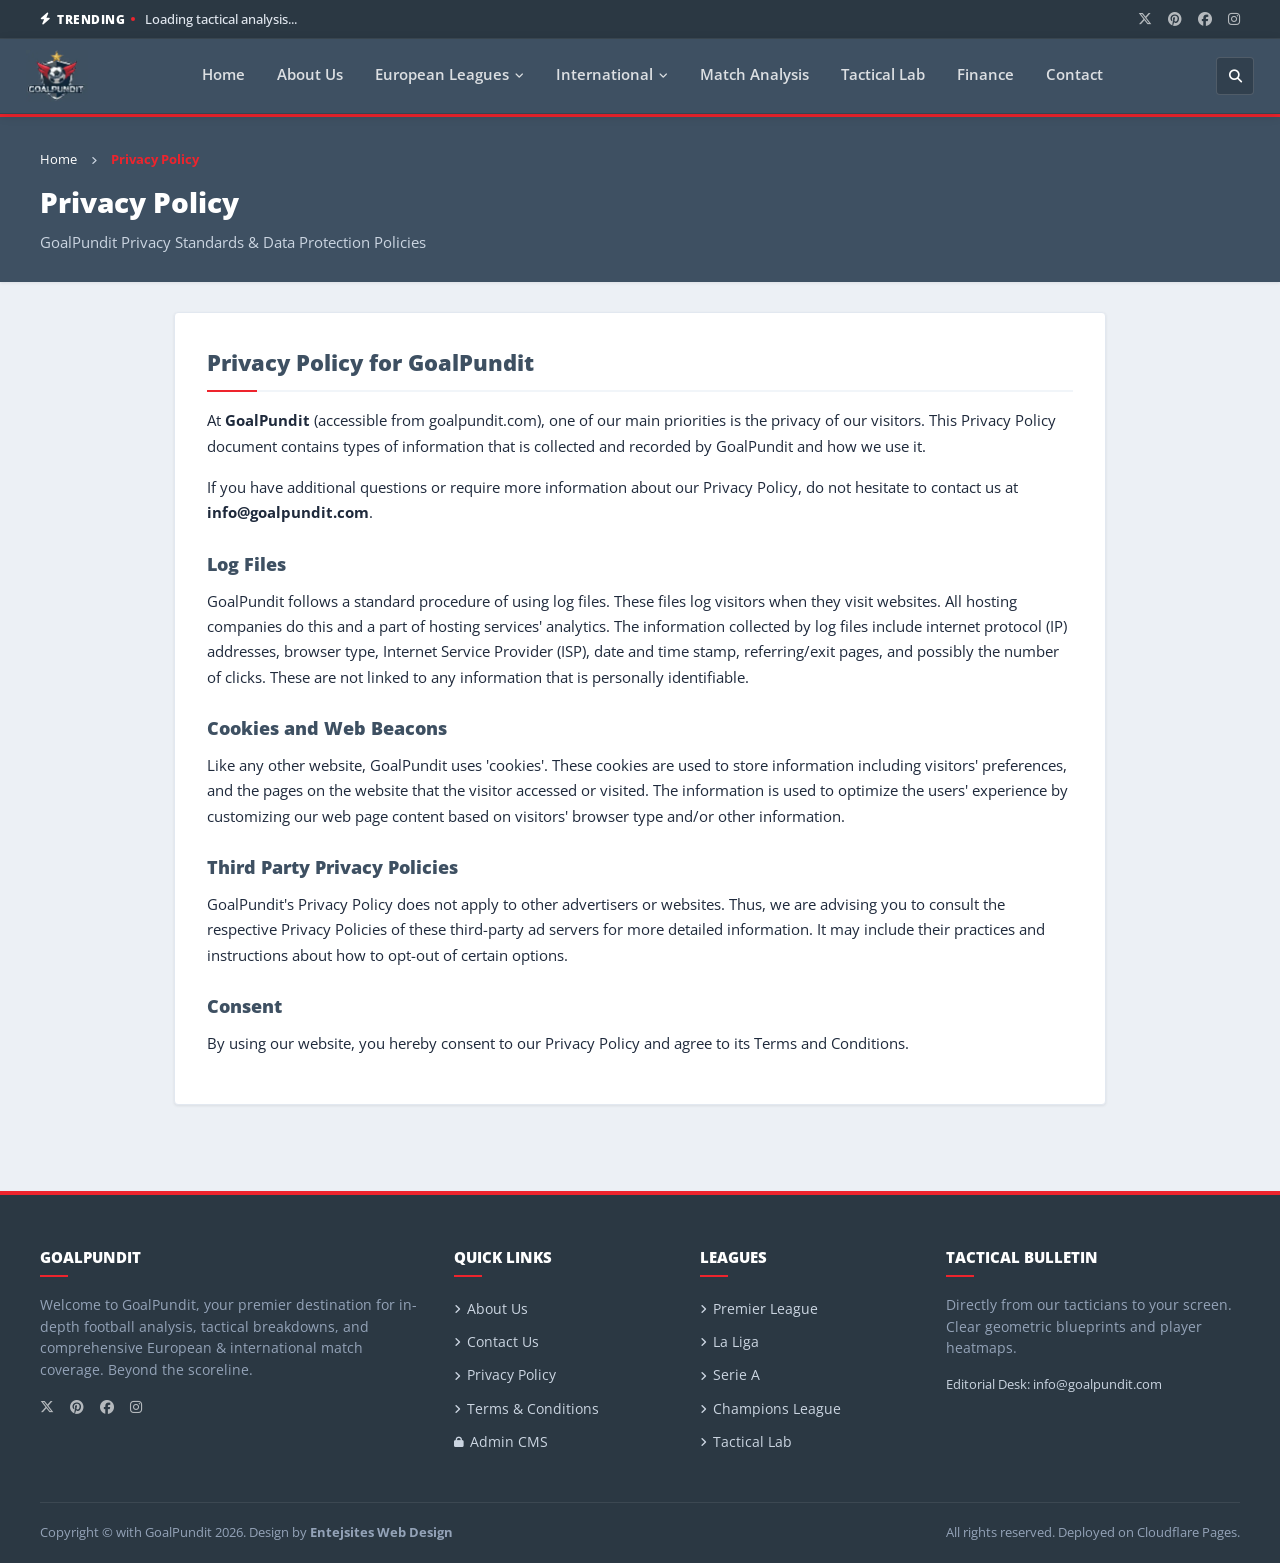
<file: privacy.html>
<!DOCTYPE html>
<html lang="en">
<head>
  <meta charset="UTF-8">
  <meta name="viewport" content="width=device-width, initial-scale=1.0">
  <title>Privacy Policy | Goal Pundit</title>
  <link rel="icon" type="image/webp" href="images/logo.webp">
  <link rel="preconnect" href="https://fonts.googleapis.com">
  <link rel="preconnect" href="https://fonts.gstatic.com" crossorigin>
  <link href="https://fonts.googleapis.com/css2?family=Open+Sans:ital,wght@0,400;0,600;0,700;0,800;1,400&family=Montserrat:wght@700;800;900&display=swap" rel="stylesheet">
  <link rel="stylesheet" href="https://cdnjs.cloudflare.com/ajax/libs/font-awesome/6.5.1/css/all.min.css">
  <link rel="stylesheet" href="css/main.css?v=20261024_07">
</head>
<body>

  <!-- Top Bar -->
  <div class="top-bar">
    <div class="container top-bar-inner">
      <div class="trending-ticker">
        <span class="trending-label"><i class="fa-solid fa-bolt"></i> TRENDING</span>
        <span class="trending-text" id="trendingTickerText">Loading tactical analysis...</span>
      </div>
      <div class="top-bar-social">
        <a href="https://x.com/goalpundit1977" target="_blank" rel="noopener" title="Twitter / X"><i class="fa-brands fa-x-twitter"></i></a>
        <a href="https://www.pinterest.com/goalpundit1977/" target="_blank" rel="noopener" title="Pinterest"><i class="fa-brands fa-pinterest"></i></a>
        <a href="https://facebook.com/goalpundit" target="_blank" rel="noopener" title="Facebook"><i class="fa-brands fa-facebook"></i></a>
        <a href="https://instagram.com/goalpundit" target="_blank" rel="noopener" title="Instagram"><i class="fa-brands fa-instagram"></i></a>
      </div>
    </div>
  </div>

  <!-- Main Header -->
  <header class="main-header">
    <div class="container header-inner">
      <div class="site-logo">
        <a href="index.html">
          <img src="images/logo.webp" alt="Goal Pundit" onerror="this.onerror=null; this.src='/images/logo.webp';">
        </a>
      </div>

      <nav class="site-nav">
        <a href="index.html" class="nav-link">Home</a>
        <a href="about.html" class="nav-link">About Us</a>
        <div class="nav-item-dropdown">
          <a href="category.html?slug=european-leagues" class="nav-link">
            European Leagues <i class="fa-solid fa-angle-down" style="font-size:10px;"></i>
          </a>
          <div class="dropdown-menu">
            <a href="category.html?slug=premier-league" class="dropdown-item">Premier League</a>
            <a href="category.html?slug=la-liga" class="dropdown-item">La Liga</a>
            <a href="category.html?slug=serie-a" class="dropdown-item">Serie A</a>
            <a href="category.html?slug=european-leagues" class="dropdown-item">All European Leagues</a>
          </div>
        </div>
        <div class="nav-item-dropdown">
          <a href="category.html?slug=international-tournaments" class="nav-link">
            International <i class="fa-solid fa-angle-down" style="font-size:10px;"></i>
          </a>
          <div class="dropdown-menu">
            <a href="category.html?slug=uefa-champions-league" class="dropdown-item">UEFA Champions League</a>
            <a href="category.html?slug=uefa-europa-league" class="dropdown-item">UEFA Europa League</a>
            <a href="category.html?slug=world-cup-supplement" class="dropdown-item">World Cup Supplement</a>
          </div>
        </div>
        <a href="category.html?slug=match-analysis-center" class="nav-link">Match Analysis</a>
        <a href="category.html?slug=tactical-lab" class="nav-link">Tactical Lab</a>
        <a href="category.html?slug=football-finance" class="nav-link">Finance</a>
        <a href="contact.html" class="nav-link">Contact</a>
      </nav>

      <div class="header-actions">
        <button class="search-trigger-btn" onclick="openSearchModal()" title="Search Articles">
          <i class="fa-solid fa-magnifying-glass"></i>
        </button>
        <button class="mobile-menu-btn" onclick="toggleMobileNav()">
          <i class="fa-solid fa-bars"></i>
        </button>
      </div>
    </div>
  </header>

  <!-- Static Hero Banner -->
  <div class="static-hero-banner">
    <div class="container">
      <nav class="breadcrumbs">
        <a href="index.html">Home</a>
        <i class="fa-solid fa-angle-right" style="font-size:10px; margin:0 6px;"></i>
        <span style="color:var(--color-accent); font-weight:700;">Privacy Policy</span>
      </nav>
      <h1 class="static-hero-title">Privacy Policy</h1>
      <p class="static-hero-subtitle">GoalPundit Privacy Standards & Data Protection Policies</p>
    </div>
  </div>

  <!-- Page Content -->
    <main class="content-layout" style="padding-top:0;">
    <div class="container" style="max-width:960px;">
      
      <article class="editorial-card">
        <h2>Privacy Policy for GoalPundit</h2>
        <p>At <strong>GoalPundit</strong> (accessible from goalpundit.com), one of our main priorities is the privacy of our visitors. This Privacy Policy document contains types of information that is collected and recorded by GoalPundit and how we use it.</p>
        
        <p>If you have additional questions or require more information about our Privacy Policy, do not hesitate to contact us at <strong>info@goalpundit.com</strong>.</p>

        <h3 style="font-size:18px; font-weight:800; color:var(--color-header); margin:24px 0 10px;">Log Files</h3>
        <p>GoalPundit follows a standard procedure of using log files. These files log visitors when they visit websites. All hosting companies do this and a part of hosting services' analytics. The information collected by log files include internet protocol (IP) addresses, browser type, Internet Service Provider (ISP), date and time stamp, referring/exit pages, and possibly the number of clicks. These are not linked to any information that is personally identifiable.</p>

        <h3 style="font-size:18px; font-weight:800; color:var(--color-header); margin:24px 0 10px;">Cookies and Web Beacons</h3>
        <p>Like any other website, GoalPundit uses 'cookies'. These cookies are used to store information including visitors' preferences, and the pages on the website that the visitor accessed or visited. The information is used to optimize the users' experience by customizing our web page content based on visitors' browser type and/or other information.</p>

        <h3 style="font-size:18px; font-weight:800; color:var(--color-header); margin:24px 0 10px;">Third Party Privacy Policies</h3>
        <p>GoalPundit's Privacy Policy does not apply to other advertisers or websites. Thus, we are advising you to consult the respective Privacy Policies of these third-party ad servers for more detailed information. It may include their practices and instructions about how to opt-out of certain options.</p>

        <h3 style="font-size:18px; font-weight:800; color:var(--color-header); margin:24px 0 10px;">Consent</h3>
        <p>By using our website, you hereby consent to our Privacy Policy and agree to its Terms and Conditions.</p>
      </article>

    </div>
  </main>

  <!-- Main Footer -->
  <footer class="site-footer">
    <div class="container">
      <div class="footer-columns-row">
        <div>
          <h4 class="footer-widget-title">GoalPundit</h4>
          <p class="footer-widget-text">Welcome to GoalPundit, your premier destination for in-depth football analysis, tactical breakdowns, and comprehensive European & international match coverage. Beyond the scoreline.</p>
          <div class="top-bar-social" style="margin-top:14px;">
            <a href="https://x.com/goalpundit1977" target="_blank" rel="noopener"><i class="fa-brands fa-x-twitter"></i></a>
            <a href="https://www.pinterest.com/goalpundit1977/" target="_blank" rel="noopener"><i class="fa-brands fa-pinterest"></i></a>
            <a href="https://facebook.com/goalpundit" target="_blank" rel="noopener"><i class="fa-brands fa-facebook"></i></a>
            <a href="https://instagram.com/goalpundit" target="_blank" rel="noopener"><i class="fa-brands fa-instagram"></i></a>
          </div>
        </div>

        <div>
          <h4 class="footer-widget-title">Quick Links</h4>
          <ul class="footer-nav-list">
            <li><a href="about.html"><i class="fa-solid fa-angle-right" style="font-size:11px;"></i> About Us</a></li>
            <li><a href="contact.html"><i class="fa-solid fa-angle-right" style="font-size:11px;"></i> Contact Us</a></li>
            <li><a href="privacy.html"><i class="fa-solid fa-angle-right" style="font-size:11px;"></i> Privacy Policy</a></li>
            <li><a href="terms.html"><i class="fa-solid fa-angle-right" style="font-size:11px;"></i> Terms & Conditions</a></li>
            <li><a href="admin/index.html"><i class="fa-solid fa-lock" style="font-size:11px;"></i> Admin CMS</a></li>
          </ul>
        </div>

        <div>
          <h4 class="footer-widget-title">Leagues</h4>
          <ul class="footer-nav-list">
            <li><a href="category.html?slug=premier-league"><i class="fa-solid fa-angle-right" style="font-size:11px;"></i> Premier League</a></li>
            <li><a href="category.html?slug=la-liga"><i class="fa-solid fa-angle-right" style="font-size:11px;"></i> La Liga</a></li>
            <li><a href="category.html?slug=serie-a"><i class="fa-solid fa-angle-right" style="font-size:11px;"></i> Serie A</a></li>
            <li><a href="category.html?slug=uefa-champions-league"><i class="fa-solid fa-angle-right" style="font-size:11px;"></i> Champions League</a></li>
            <li><a href="category.html?slug=tactical-lab"><i class="fa-solid fa-angle-right" style="font-size:11px;"></i> Tactical Lab</a></li>
          </ul>
        </div>

        <div>
          <h4 class="footer-widget-title">Tactical Bulletin</h4>
          <p class="footer-widget-text">Directly from our tacticians to your screen. Clear geometric blueprints and player heatmaps.</p>
          <div style="font-size:13px; color:#cbd5e1;">Editorial Desk: info@goalpundit.com</div>
        </div>
      </div>

      <div class="footer-copyright-bar">
        <div>Copyright &copy; with GoalPundit 2026. Design by <strong>Entejsites Web Design</strong></div>
        <div>All rights reserved. Deployed on Cloudflare Pages.</div>
      </div>
    </div>
  </footer>

  <!-- Search Modal -->
  <div class="modal-overlay" id="searchModal" onclick="if(event.target===this) closeSearchModal()">
    <div class="modal-search-card">
      <div class="search-input-box">
        <i class="fa-solid fa-magnifying-glass" style="color:var(--color-text-muted); font-size:18px;"></i>
        <input type="text" id="modalSearchInput" placeholder="Search 125+ tactical articles..." oninput="handleInstantSearch(this.value)">
        <button type="button" style="background:none; border:none; font-size:18px; color:var(--color-text-muted); cursor:pointer;" onclick="closeSearchModal()">
          <i class="fa-solid fa-xmark"></i>
        </button>
      </div>
      <div class="search-results-list" id="modalSearchResults">
        <div style="padding:20px; text-align:center; color:var(--color-text-muted); font-size:14px;">
          Type keywords to search tactical analysis, teams, players...
        </div>
      </div>

  <script src="js/goalpundit-sync.js?v=20261024_07"></script>
  <script>
    function openSearchModal() {
      const m = document.getElementById('searchModal');
      if (m) { m.classList.add('show'); setTimeout(() => document.getElementById('modalSearchInput').focus(), 100); }
    }
    function closeSearchModal() {
      const m = document.getElementById('searchModal');
      if (m) m.classList.remove('show');
    }
    function handleInstantSearch(val) {
      const resContainer = document.getElementById('modalSearchResults');
      if (!val || val.trim().length < 2) {
        resContainer.innerHTML = '<div style="padding:20px; text-align:center; color:var(--color-text-muted); font-size:14px;">Type at least 2 letters to search...</div>';
        return;
      }
      const results = searchPosts(val).slice(0, 6);
      if (results.length === 0) {
        resContainer.innerHTML = '<div style="padding:20px; text-align:center; color:var(--color-text-muted); font-size:14px;">No matching articles found for "' + val + '"</div>';
        return;
      }
      resContainer.innerHTML = results.map(p => `
        <a href="post.html?slug=${p.slug}" class="search-result-item" style="display:block; padding:12px 18px; border-bottom:1px solid #f1f5f9;">
          <h5 style="font-size:14px; color:var(--color-header); margin-bottom:4px;">${p.title}</h5>
          <span style="font-size:12px; color:var(--color-accent);">${p.category} • ${p.date}</span>
        </a>
      `).join('');
    }
  </script>
</body>
</html>
</file>
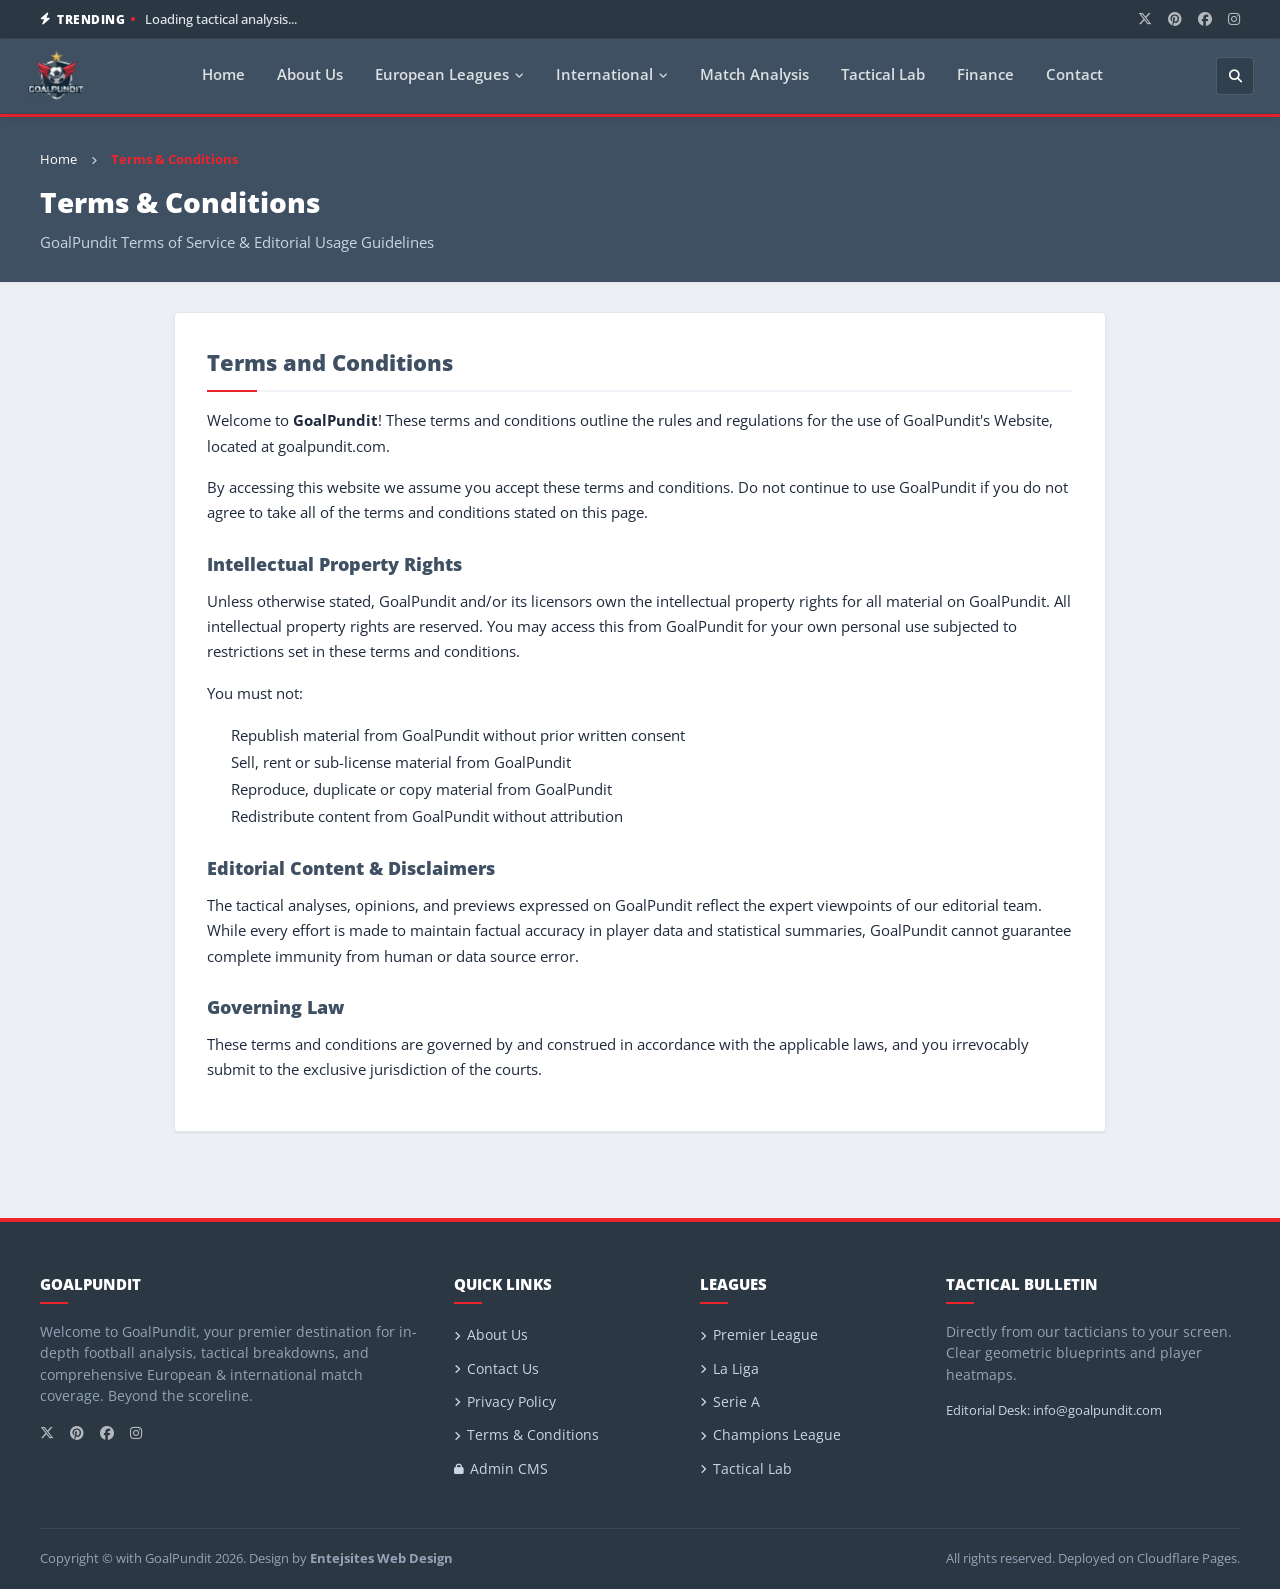
<file: terms.html>
<!DOCTYPE html>
<html lang="en">
<head>
  <meta charset="UTF-8">
  <meta name="viewport" content="width=device-width, initial-scale=1.0">
  <title>Terms & Conditions | Goal Pundit</title>
  <link rel="icon" type="image/webp" href="images/logo.webp">
  <link rel="preconnect" href="https://fonts.googleapis.com">
  <link rel="preconnect" href="https://fonts.gstatic.com" crossorigin>
  <link href="https://fonts.googleapis.com/css2?family=Open+Sans:ital,wght@0,400;0,600;0,700;0,800;1,400&family=Montserrat:wght@700;800;900&display=swap" rel="stylesheet">
  <link rel="stylesheet" href="https://cdnjs.cloudflare.com/ajax/libs/font-awesome/6.5.1/css/all.min.css">
  <link rel="stylesheet" href="css/main.css?v=20261024_07">
</head>
<body>

  <!-- Top Bar -->
  <div class="top-bar">
    <div class="container top-bar-inner">
      <div class="trending-ticker">
        <span class="trending-label"><i class="fa-solid fa-bolt"></i> TRENDING</span>
        <span class="trending-text" id="trendingTickerText">Loading tactical analysis...</span>
      </div>
      <div class="top-bar-social">
        <a href="https://x.com/goalpundit1977" target="_blank" rel="noopener" title="Twitter / X"><i class="fa-brands fa-x-twitter"></i></a>
        <a href="https://www.pinterest.com/goalpundit1977/" target="_blank" rel="noopener" title="Pinterest"><i class="fa-brands fa-pinterest"></i></a>
        <a href="https://facebook.com/goalpundit" target="_blank" rel="noopener" title="Facebook"><i class="fa-brands fa-facebook"></i></a>
        <a href="https://instagram.com/goalpundit" target="_blank" rel="noopener" title="Instagram"><i class="fa-brands fa-instagram"></i></a>
      </div>
    </div>
  </div>

  <!-- Main Header -->
  <header class="main-header">
    <div class="container header-inner">
      <div class="site-logo">
        <a href="index.html">
          <img src="images/logo.webp" alt="Goal Pundit" onerror="this.onerror=null; this.src='/images/logo.webp';">
        </a>
      </div>

      <nav class="site-nav">
        <a href="index.html" class="nav-link">Home</a>
        <a href="about.html" class="nav-link">About Us</a>
        <div class="nav-item-dropdown">
          <a href="category.html?slug=european-leagues" class="nav-link">
            European Leagues <i class="fa-solid fa-angle-down" style="font-size:10px;"></i>
          </a>
          <div class="dropdown-menu">
            <a href="category.html?slug=premier-league" class="dropdown-item">Premier League</a>
            <a href="category.html?slug=la-liga" class="dropdown-item">La Liga</a>
            <a href="category.html?slug=serie-a" class="dropdown-item">Serie A</a>
            <a href="category.html?slug=european-leagues" class="dropdown-item">All European Leagues</a>
          </div>
        </div>
        <div class="nav-item-dropdown">
          <a href="category.html?slug=international-tournaments" class="nav-link">
            International <i class="fa-solid fa-angle-down" style="font-size:10px;"></i>
          </a>
          <div class="dropdown-menu">
            <a href="category.html?slug=uefa-champions-league" class="dropdown-item">UEFA Champions League</a>
            <a href="category.html?slug=uefa-europa-league" class="dropdown-item">UEFA Europa League</a>
            <a href="category.html?slug=world-cup-supplement" class="dropdown-item">World Cup Supplement</a>
          </div>
        </div>
        <a href="category.html?slug=match-analysis-center" class="nav-link">Match Analysis</a>
        <a href="category.html?slug=tactical-lab" class="nav-link">Tactical Lab</a>
        <a href="category.html?slug=football-finance" class="nav-link">Finance</a>
        <a href="contact.html" class="nav-link">Contact</a>
      </nav>

      <div class="header-actions">
        <button class="search-trigger-btn" onclick="openSearchModal()" title="Search Articles">
          <i class="fa-solid fa-magnifying-glass"></i>
        </button>
        <button class="mobile-menu-btn" onclick="toggleMobileNav()">
          <i class="fa-solid fa-bars"></i>
        </button>
      </div>
    </div>
  </header>

  <!-- Static Hero Banner -->
  <div class="static-hero-banner">
    <div class="container">
      <nav class="breadcrumbs">
        <a href="index.html">Home</a>
        <i class="fa-solid fa-angle-right" style="font-size:10px; margin:0 6px;"></i>
        <span style="color:var(--color-accent); font-weight:700;">Terms & Conditions</span>
      </nav>
      <h1 class="static-hero-title">Terms & Conditions</h1>
      <p class="static-hero-subtitle">GoalPundit Terms of Service & Editorial Usage Guidelines</p>
    </div>
  </div>

  <!-- Page Content -->
    <main class="content-layout" style="padding-top:0;">
    <div class="container" style="max-width:960px;">
      
      <article class="editorial-card">
        <h2>Terms and Conditions</h2>
        <p>Welcome to <strong>GoalPundit</strong>! These terms and conditions outline the rules and regulations for the use of GoalPundit's Website, located at goalpundit.com.</p>
        
        <p>By accessing this website we assume you accept these terms and conditions. Do not continue to use GoalPundit if you do not agree to take all of the terms and conditions stated on this page.</p>

        <h3 style="font-size:18px; font-weight:800; color:var(--color-header); margin:24px 0 10px;">Intellectual Property Rights</h3>
        <p>Unless otherwise stated, GoalPundit and/or its licensors own the intellectual property rights for all material on GoalPundit. All intellectual property rights are reserved. You may access this from GoalPundit for your own personal use subjected to restrictions set in these terms and conditions.</p>

        <p>You must not:</p>
        <ul style="padding-left:24px; line-height:1.8; color:var(--color-text-body); margin-bottom:16px;">
          <li>Republish material from GoalPundit without prior written consent</li>
          <li>Sell, rent or sub-license material from GoalPundit</li>
          <li>Reproduce, duplicate or copy material from GoalPundit</li>
          <li>Redistribute content from GoalPundit without attribution</li>
        </ul>

        <h3 style="font-size:18px; font-weight:800; color:var(--color-header); margin:24px 0 10px;">Editorial Content & Disclaimers</h3>
        <p>The tactical analyses, opinions, and previews expressed on GoalPundit reflect the expert viewpoints of our editorial team. While every effort is made to maintain factual accuracy in player data and statistical summaries, GoalPundit cannot guarantee complete immunity from human or data source error.</p>

        <h3 style="font-size:18px; font-weight:800; color:var(--color-header); margin:24px 0 10px;">Governing Law</h3>
        <p>These terms and conditions are governed by and construed in accordance with the applicable laws, and you irrevocably submit to the exclusive jurisdiction of the courts.</p>
      </article>

    </div>
  </main>

  <!-- Main Footer -->
  <footer class="site-footer">
    <div class="container">
      <div class="footer-columns-row">
        <div>
          <h4 class="footer-widget-title">GoalPundit</h4>
          <p class="footer-widget-text">Welcome to GoalPundit, your premier destination for in-depth football analysis, tactical breakdowns, and comprehensive European & international match coverage. Beyond the scoreline.</p>
          <div class="top-bar-social" style="margin-top:14px;">
            <a href="https://x.com/goalpundit1977" target="_blank" rel="noopener"><i class="fa-brands fa-x-twitter"></i></a>
            <a href="https://www.pinterest.com/goalpundit1977/" target="_blank" rel="noopener"><i class="fa-brands fa-pinterest"></i></a>
            <a href="https://facebook.com/goalpundit" target="_blank" rel="noopener"><i class="fa-brands fa-facebook"></i></a>
            <a href="https://instagram.com/goalpundit" target="_blank" rel="noopener"><i class="fa-brands fa-instagram"></i></a>
          </div>
        </div>

        <div>
          <h4 class="footer-widget-title">Quick Links</h4>
          <ul class="footer-nav-list">
            <li><a href="about.html"><i class="fa-solid fa-angle-right" style="font-size:11px;"></i> About Us</a></li>
            <li><a href="contact.html"><i class="fa-solid fa-angle-right" style="font-size:11px;"></i> Contact Us</a></li>
            <li><a href="privacy.html"><i class="fa-solid fa-angle-right" style="font-size:11px;"></i> Privacy Policy</a></li>
            <li><a href="terms.html"><i class="fa-solid fa-angle-right" style="font-size:11px;"></i> Terms & Conditions</a></li>
            <li><a href="admin/index.html"><i class="fa-solid fa-lock" style="font-size:11px;"></i> Admin CMS</a></li>
          </ul>
        </div>

        <div>
          <h4 class="footer-widget-title">Leagues</h4>
          <ul class="footer-nav-list">
            <li><a href="category.html?slug=premier-league"><i class="fa-solid fa-angle-right" style="font-size:11px;"></i> Premier League</a></li>
            <li><a href="category.html?slug=la-liga"><i class="fa-solid fa-angle-right" style="font-size:11px;"></i> La Liga</a></li>
            <li><a href="category.html?slug=serie-a"><i class="fa-solid fa-angle-right" style="font-size:11px;"></i> Serie A</a></li>
            <li><a href="category.html?slug=uefa-champions-league"><i class="fa-solid fa-angle-right" style="font-size:11px;"></i> Champions League</a></li>
            <li><a href="category.html?slug=tactical-lab"><i class="fa-solid fa-angle-right" style="font-size:11px;"></i> Tactical Lab</a></li>
          </ul>
        </div>

        <div>
          <h4 class="footer-widget-title">Tactical Bulletin</h4>
          <p class="footer-widget-text">Directly from our tacticians to your screen. Clear geometric blueprints and player heatmaps.</p>
          <div style="font-size:13px; color:#cbd5e1;">Editorial Desk: info@goalpundit.com</div>
        </div>
      </div>

      <div class="footer-copyright-bar">
        <div>Copyright &copy; with GoalPundit 2026. Design by <strong>Entejsites Web Design</strong></div>
        <div>All rights reserved. Deployed on Cloudflare Pages.</div>
      </div>
    </div>
  </footer>

  <!-- Search Modal -->
  <div class="modal-overlay" id="searchModal" onclick="if(event.target===this) closeSearchModal()">
    <div class="modal-search-card">
      <div class="search-input-box">
        <i class="fa-solid fa-magnifying-glass" style="color:var(--color-text-muted); font-size:18px;"></i>
        <input type="text" id="modalSearchInput" placeholder="Search 125+ tactical articles..." oninput="handleInstantSearch(this.value)">
        <button type="button" style="background:none; border:none; font-size:18px; color:var(--color-text-muted); cursor:pointer;" onclick="closeSearchModal()">
          <i class="fa-solid fa-xmark"></i>
        </button>
      </div>
      <div class="search-results-list" id="modalSearchResults">
        <div style="padding:20px; text-align:center; color:var(--color-text-muted); font-size:14px;">
          Type keywords to search tactical analysis, teams, players...
        </div>
      </div>

  <script src="js/goalpundit-sync.js?v=20261024_07"></script>
  <script>
    function openSearchModal() {
      const m = document.getElementById('searchModal');
      if (m) { m.classList.add('show'); setTimeout(() => document.getElementById('modalSearchInput').focus(), 100); }
    }
    function closeSearchModal() {
      const m = document.getElementById('searchModal');
      if (m) m.classList.remove('show');
    }
    function handleInstantSearch(val) {
      const resContainer = document.getElementById('modalSearchResults');
      if (!val || val.trim().length < 2) {
        resContainer.innerHTML = '<div style="padding:20px; text-align:center; color:var(--color-text-muted); font-size:14px;">Type at least 2 letters to search...</div>';
        return;
      }
      const results = searchPosts(val).slice(0, 6);
      if (results.length === 0) {
        resContainer.innerHTML = '<div style="padding:20px; text-align:center; color:var(--color-text-muted); font-size:14px;">No matching articles found for "' + val + '"</div>';
        return;
      }
      resContainer.innerHTML = results.map(p => `
        <a href="post.html?slug=${p.slug}" class="search-result-item" style="display:block; padding:12px 18px; border-bottom:1px solid #f1f5f9;">
          <h5 style="font-size:14px; color:var(--color-header); margin-bottom:4px;">${p.title}</h5>
          <span style="font-size:12px; color:var(--color-accent);">${p.category} • ${p.date}</span>
        </a>
      `).join('');
    }
  </script>
</body>
</html>
</file>
<file: css/main.css>
/* ==========================================================================
   GOAL PUNDIT - OFFICIAL STYLESHEET
   Authentic Design System: Divi Extra Slate & Football Editorial
   ========================================================================== */

:root {
  --color-header: #3e5062;        /* Main Header Slate Blue/Grey */
  --color-header-dark: #2b3843;   /* Top Bar & Footer Dark Slate */
  --color-accent: #ee242d;        /* Goal Pundit Editorial Red */
  --color-accent-hover: #c91821;
  --color-text-main: #1e293b;
  --color-text-muted: #64748b;
  --color-text-light: #94a3b8;
  
  --bg-body: #ecf0f5;             /* Authentic Soft Grey Body */
  --bg-card: #ffffff;
  --bg-alt: #f1f5f9;
  --border-color: #e2e8f0;
  
  --font-main: 'Open Sans', -apple-system, BlinkMacSystemFont, "Segoe UI", Roboto, sans-serif;
  --font-heading: 'Open Sans', 'Montserrat', sans-serif;
  
  --max-width: 1340px;
  --radius-sm: 4px;
  --radius-md: 6px;
  --radius-lg: 8px;
  --shadow-sm: 0 1px 3px rgba(0, 0, 0, 0.08);
  --shadow-md: 0 4px 6px -1px rgba(0, 0, 0, 0.1);
  --transition: all 0.2s ease-in-out;
}

*, *::before, *::after {
  box-sizing: border-box;
  margin: 0;
  padding: 0;
}

body {
  font-family: var(--font-main);
  background-color: var(--bg-body);
  color: var(--color-text-main);
  line-height: 1.6;
  font-size: 15px;
  -webkit-font-smoothing: antialiased;
}

a {
  color: inherit;
  text-decoration: none;
  transition: var(--transition);
}

a:hover {
  color: var(--color-accent);
}

img {
  max-width: 100%;
  height: auto;
  display: block;
}

ul {
  list-style: none;
}

.container {
  width: 96%;
  max-width: var(--max-width);
  margin: 0 auto;
  padding: 0 14px;
}

/* --------------------------------------------------------------------------
   TOP BAR (#top-header)
   -------------------------------------------------------------------------- */
.top-bar {
  background: var(--color-header-dark);
  color: #cbd5e1;
  font-size: 13px;
  padding: 8px 0;
  border-bottom: 1px solid rgba(255, 255, 255, 0.08);
}

.top-bar-inner {
  display: flex;
  justify-content: space-between;
  align-items: center;
  gap: 20px;
}

.trending-ticker {
  display: flex;
  align-items: center;
  gap: 10px;
  overflow: hidden;
  white-space: nowrap;
}

.trending-label {
  font-weight: 800;
  text-transform: uppercase;
  color: #ffffff;
  letter-spacing: 0.5px;
  font-size: 12px;
  display: inline-flex;
  align-items: center;
  gap: 6px;
}

.trending-label::after {
  content: '';
  display: inline-block;
  width: 4px;
  height: 4px;
  background: var(--color-accent);
  border-radius: 50%;
}

.trending-text {
  color: #e2e8f0;
  font-weight: 500;
  transition: opacity 0.3s ease;
  overflow: hidden;
  text-overflow: ellipsis;
}

.trending-text:hover {
  color: #ffffff;
  text-decoration: underline;
}

.top-bar-social {
  display: flex;
  align-items: center;
  gap: 16px;
}

.top-bar-social a {
  color: rgba(255, 255, 255, 0.65);
  font-size: 14px;
}

.top-bar-social a:hover {
  color: #ffffff;
}

/* --------------------------------------------------------------------------
   MAIN HEADER (#main-header)
   -------------------------------------------------------------------------- */
.main-header {
  background: var(--color-header);
  border-bottom: 1px solid rgba(0, 0, 0, 0.15);
  position: sticky;
  top: 0;
  z-index: 1000;
  box-shadow: 0 2px 10px rgba(0, 0, 0, 0.12);
}

.header-inner {
  display: flex;
  justify-content: space-between;
  align-items: center;
  padding: 0;
  height: 74px;
}

.site-logo {
  display: flex;
  align-items: center;
}

.site-logo img {
  height: 52px;
  width: auto;
  object-fit: contain;
}

.site-nav {
  display: flex;
  align-items: center;
  height: 100%;
}

.nav-link {
  font-size: 14.5px;
  font-weight: 600;
  color: rgba(255, 255, 255, 0.82);
  padding: 0 16px;
  height: 74px;
  display: inline-flex;
  align-items: center;
  gap: 6px;
  border-bottom: 3px solid transparent;
  transition: var(--transition);
}

.nav-link:hover, .nav-link.active {
  color: #ffffff;
  background: rgba(0, 0, 0, 0.12);
  border-bottom-color: var(--color-accent);
}

/* Dropdown */
.nav-item-dropdown {
  position: relative;
  height: 100%;
  display: flex;
  align-items: center;
}

.dropdown-menu {
  position: absolute;
  top: 74px;
  left: 0;
  background: var(--color-header-dark);
  border-top: 3px solid var(--color-accent);
  box-shadow: 0 10px 25px rgba(0, 0, 0, 0.25);
  min-width: 220px;
  padding: 6px 0;
  opacity: 0;
  visibility: hidden;
  transform: translateY(8px);
  transition: all 0.2s ease;
  z-index: 200;
  border-radius: 0 0 var(--radius-sm) var(--radius-sm);
}

.nav-item-dropdown:hover .dropdown-menu {
  opacity: 1;
  visibility: visible;
  transform: translateY(0);
}

.dropdown-item {
  display: block;
  padding: 10px 18px;
  font-size: 13.5px;
  font-weight: 600;
  color: rgba(255, 255, 255, 0.85);
  border-bottom: 1px solid rgba(255, 255, 255, 0.04);
}

.dropdown-item:last-child {
  border-bottom: none;
}

.dropdown-item:hover {
  background: rgba(255, 255, 255, 0.08);
  color: #ffffff;
  padding-left: 22px;
}

/* Header Actions */
.header-actions {
  display: flex;
  align-items: center;
  gap: 12px;
}

.search-trigger-btn {
  background: rgba(0, 0, 0, 0.2);
  border: 1px solid rgba(255, 255, 255, 0.15);
  color: #fff;
  width: 38px;
  height: 38px;
  border-radius: var(--radius-sm);
  display: flex;
  align-items: center;
  justify-content: center;
  cursor: pointer;
  transition: var(--transition);
}

.search-trigger-btn:hover {
  background: var(--color-accent);
  border-color: var(--color-accent);
}

.admin-link-btn {
  background: rgba(0, 0, 0, 0.28);
  border: 1px solid rgba(255, 255, 255, 0.2);
  color: #fff;
  font-size: 13px;
  font-weight: 700;
  padding: 8px 14px;
  border-radius: var(--radius-sm);
  display: inline-flex;
  align-items: center;
  gap: 6px;
}

.admin-link-btn:hover {
  background: var(--color-accent);
  border-color: var(--color-accent);
}

.mobile-menu-btn {
  display: none;
  background: none;
  border: none;
  font-size: 24px;
  color: #ffffff;
  cursor: pointer;
}

/* --------------------------------------------------------------------------
   LAYOUT GRID
   -------------------------------------------------------------------------- */
.content-layout {
  padding: 30px 0 60px;
}

.layout-grid {
  display: grid;
  grid-template-columns: 1fr 320px;
  gap: 22px;
  align-items: start;
}

.main-column {
  min-width: 0;
}

/* --------------------------------------------------------------------------
   SINGLE POST LAYOUT (Aligned perfectly with content)
   -------------------------------------------------------------------------- */
.post-article-card {
  background: var(--bg-card);
  border: 1px solid var(--border-color);
  border-radius: var(--radius-sm);
  box-shadow: var(--shadow-sm);
  padding: 32px;
  margin-bottom: 30px;
}

.breadcrumbs {
  display: flex;
  align-items: center;
  gap: 8px;
  font-size: 13px;
  color: var(--color-text-muted);
  margin-bottom: 14px;
}

.breadcrumbs a:hover {
  color: var(--color-accent);
}

.post-cat-pill {
  display: inline-block;
  background: var(--color-accent);
  color: #ffffff;
  font-size: 11px;
  font-weight: 800;
  text-transform: uppercase;
  letter-spacing: 0.5px;
  padding: 3px 8px;
  border-radius: 2px;
  margin-bottom: 12px;
}

.post-title-main {
  font-size: 30px;
  font-weight: 800;
  line-height: 1.3;
  color: var(--color-text-main);
  margin-bottom: 14px;
}

.post-meta-details {
  display: flex;
  align-items: center;
  gap: 16px;
  font-size: 13px;
  color: var(--color-text-muted);
  padding-bottom: 18px;
  border-bottom: 1px solid var(--border-color);
  margin-bottom: 24px;
  flex-wrap: wrap;
}

.post-meta-details strong {
  color: var(--color-text-main);
}

.post-featured-thumb {
  margin: 0 0 28px 0;
  border-radius: var(--radius-sm);
  overflow: hidden;
}

.post-featured-thumb img {
  width: 100%;
  max-height: 520px;
  object-fit: cover;
}

.post-entry-content {
  font-size: 16px;
  line-height: 1.8;
  color: #2d3748;
}

.post-entry-content h2 {
  font-size: 22px;
  font-weight: 800;
  color: var(--color-header);
  margin: 32px 0 14px;
  padding-bottom: 6px;
  border-bottom: 2px solid var(--border-color);
}

.post-entry-content h3 {
  font-size: 18px;
  font-weight: 700;
  color: var(--color-header);
  margin: 24px 0 12px;
}

.post-entry-content p {
  margin-bottom: 18px;
}

.post-entry-content ul, .post-entry-content ol {
  margin: 0 0 18px 24px;
}

.post-entry-content li {
  margin-bottom: 6px;
}

.post-entry-content blockquote {
  border-left: 4px solid var(--color-accent);
  padding: 14px 20px;
  background: var(--bg-alt);
  font-style: italic;
  margin: 22px 0;
  color: var(--color-header-dark);
}

.post-entry-content table {
  width: 100%;
  border-collapse: collapse;
  margin: 20px 0;
}

.post-entry-content th, .post-entry-content td {
  padding: 10px 14px;
  border: 1px solid var(--border-color);
  text-align: left;
}

.post-entry-content th {
  background: var(--bg-alt);
  font-weight: 700;
}

/* Share Bar */
.post-share-strip {
  display: flex;
  align-items: center;
  gap: 10px;
  padding: 16px 0;
  border-top: 1px solid var(--border-color);
  border-bottom: 1px solid var(--border-color);
  margin: 28px 0;
  flex-wrap: wrap;
}

.share-btn {
  padding: 7px 14px;
  border-radius: var(--radius-sm);
  font-size: 12.5px;
  font-weight: 700;
  color: #fff;
  border: none;
  cursor: pointer;
  display: inline-flex;
  align-items: center;
  gap: 6px;
}

.share-twitter { background: #000; }
.share-facebook { background: #1877f2; }
.share-whatsapp { background: #25d366; }
.share-copy { background: #475569; }

/* --------------------------------------------------------------------------
   SIDEBAR & EXTRA WIDGETS
   -------------------------------------------------------------------------- */
.sidebar {
  display: flex;
  flex-direction: column;
  gap: 24px;
}

.widget-extra {
  background: var(--bg-card);
  border: 1px solid var(--border-color);
  border-radius: var(--radius-sm);
  overflow: hidden;
  box-shadow: var(--shadow-sm);
}

.widget-header-title {
  background: var(--color-header);
  color: #ffffff;
  padding: 13px 18px;
  font-size: 14px;
  font-weight: 800;
  text-transform: uppercase;
  letter-spacing: 0.6px;
  display: flex;
  align-items: center;
  gap: 8px;
  border-top: 3px solid var(--color-accent);
}

.widget-content-body {
  padding: 18px;
}

/* Trending List in Sidebar */
.trending-post-list {
  display: flex;
  flex-direction: column;
}

.trending-post-row {
  display: flex;
  gap: 14px;
  padding: 12px 0;
  border-bottom: 1px solid var(--border-color);
}

.trending-post-row:last-child {
  border-bottom: none;
  padding-bottom: 0;
}

.trending-post-row:first-child {
  padding-top: 0;
}

.trending-num {
  font-size: 18px;
  font-weight: 800;
  color: var(--color-accent);
  line-height: 1.2;
  min-width: 22px;
}

.trending-row-info h4 {
  font-size: 13.5px;
  font-weight: 700;
  line-height: 1.4;
  margin-bottom: 4px;
}

.trending-row-info h4 a {
  color: var(--color-text-main);
}

.trending-row-info h4 a:hover {
  color: var(--color-accent);
}

.trending-row-meta {
  font-size: 11.5px;
  color: var(--color-text-muted);
}

/* Categories List in Sidebar */
.cat-sidebar-menu {
  display: flex;
  flex-direction: column;
}

.cat-sidebar-link {
  display: flex;
  justify-content: space-between;
  align-items: center;
  padding: 9px 0;
  border-bottom: 1px solid var(--border-color);
  font-size: 13.5px;
  font-weight: 600;
  color: var(--color-text-main);
}

.cat-sidebar-link:last-child {
  border-bottom: none;
}

.cat-sidebar-link:hover {
  color: var(--color-accent);
  padding-left: 4px;
}

.cat-pill-count {
  font-size: 11px;
  background: var(--bg-alt);
  color: var(--color-text-muted);
  padding: 2px 8px;
  border-radius: 9999px;
  font-weight: 700;
}

/* --------------------------------------------------------------------------
   HOMEPAGE MODULES & CARDS
   -------------------------------------------------------------------------- */
.module-box {
  background: var(--bg-card);
  border: 1px solid var(--border-color);
  border-radius: var(--radius-sm);
  margin-bottom: 30px;
  overflow: hidden;
  box-shadow: var(--shadow-sm);
}

.module-bar {
  background: var(--color-header);
  color: #fff;
  padding: 13px 20px;
  display: flex;
  justify-content: space-between;
  align-items: center;
  border-top: 3px solid var(--color-accent);
}

.module-bar-title {
  font-size: 15px;
  font-weight: 800;
  text-transform: uppercase;
  letter-spacing: 0.5px;
  margin: 0;
}

.module-bar a {
  font-size: 12px;
  font-weight: 700;
  color: #cbd5e1;
}

.module-bar a:hover {
  color: #fff;
}

.module-inner-content {
  padding: 20px;
}

/* Hero Section */
.hero-wrapper {
  margin-bottom: 30px;
}

.hero-layout-grid {
  display: grid;
  grid-template-columns: 2fr 1fr;
  gap: 20px;
}

.hero-lead-card {
  position: relative;
  height: 440px;
  border-radius: var(--radius-sm);
  overflow: hidden;
  background: #000;
}

.hero-lead-card img {
  width: 100%;
  height: 100%;
  object-fit: cover;
  transition: transform 0.5s ease;
}

.hero-lead-card:hover img {
  transform: scale(1.04);
}

.hero-lead-overlay {
  position: absolute;
  inset: 0;
  background: linear-gradient(180deg, rgba(43,56,67,0) 30%, rgba(43,56,67,0.95) 100%);
  display: flex;
  flex-direction: column;
  justify-content: flex-end;
  padding: 24px;
  color: #fff;
}

.hero-side-stack {
  display: flex;
  flex-direction: column;
  gap: 16px;
}

.hero-small-card {
  position: relative;
  height: 212px;
  border-radius: var(--radius-sm);
  overflow: hidden;
  background: #000;
}

.hero-small-card img {
  width: 100%;
  height: 100%;
  object-fit: cover;
  transition: transform 0.5s ease;
}

.hero-small-card:hover img {
  transform: scale(1.04);
}

.hero-small-overlay {
  position: absolute;
  inset: 0;
  background: linear-gradient(180deg, rgba(43,56,67,0) 25%, rgba(43,56,67,0.95) 100%);
  display: flex;
  flex-direction: column;
  justify-content: flex-end;
  padding: 16px;
  color: #fff;
}

.hero-card-title {
  font-size: 20px;
  font-weight: 800;
  line-height: 1.35;
  color: #fff;
  margin-bottom: 8px;
}

.hero-card-title a:hover {
  color: #ffd2d4;
}

/* Article Grid */
.articles-mosaic {
  display: grid;
  grid-template-columns: repeat(auto-fill, minmax(260px, 1fr));
  gap: 20px;
}

.mosaic-card {
  background: #ffffff;
  border: 1px solid var(--border-color);
  border-radius: var(--radius-sm);
  overflow: hidden;
  display: flex;
  flex-direction: column;
  transition: var(--transition);
}

.mosaic-card:hover {
  box-shadow: var(--shadow-md);
  border-color: #cbd5e1;
}

.mosaic-thumb {
  position: relative;
  height: 170px;
  overflow: hidden;
  background: #2b3843;
}

.mosaic-thumb img {
  width: 100%;
  height: 100%;
  object-fit: cover;
  transition: transform 0.4s ease;
}

.mosaic-card:hover .mosaic-thumb img {
  transform: scale(1.05);
}

.mosaic-body {
  padding: 16px;
  display: flex;
  flex-direction: column;
  flex-grow: 1;
}

.mosaic-title {
  font-size: 15px;
  font-weight: 700;
  line-height: 1.4;
  margin-bottom: 8px;
  color: var(--color-header);
}

.mosaic-card:hover .mosaic-title {
  color: var(--color-accent);
}

.mosaic-excerpt {
  font-size: 13px;
  color: var(--color-text-muted);
  line-height: 1.5;
  margin-bottom: 12px;
  display: -webkit-box;
  -webkit-line-clamp: 2;
  -webkit-box-orient: vertical;
  overflow: hidden;
}

.mosaic-footer {
  margin-top: auto;
  display: flex;
  justify-content: space-between;
  font-size: 11.5px;
  color: var(--color-text-light);
  padding-top: 10px;
  border-top: 1px solid var(--border-color);
}

/* --------------------------------------------------------------------------
   FOOTER (Divi Extra Authentic)
   -------------------------------------------------------------------------- */
.site-footer {
  background: var(--color-header-dark);
  color: #cbd5e1;
  padding: 50px 0 20px;
  border-top: 4px solid var(--color-accent);
}

.footer-columns-row {
  display: grid;
  grid-template-columns: 1.8fr 1fr 1fr 1.4fr;
  gap: 36px;
  margin-bottom: 40px;
}

.footer-widget-title {
  font-size: 15px;
  font-weight: 800;
  text-transform: uppercase;
  color: #ffffff;
  margin-bottom: 18px;
  position: relative;
}

.footer-widget-title::after {
  content: '';
  display: block;
  width: 28px;
  height: 2px;
  background: var(--color-accent);
  margin-top: 6px;
}

.footer-widget-text {
  font-size: 13.5px;
  line-height: 1.6;
  color: #94a3b8;
  margin-bottom: 14px;
}

.footer-nav-list li {
  margin-bottom: 8px;
}

.footer-nav-list a {
  font-size: 13.5px;
  color: #cbd5e1;
  display: inline-flex;
  align-items: center;
  gap: 6px;
}

.footer-nav-list a:hover {
  color: #ffffff;
  padding-left: 4px;
}

.footer-copyright-bar {
  border-top: 1px solid rgba(255, 255, 255, 0.08);
  padding-top: 20px;
  display: flex;
  justify-content: space-between;
  align-items: center;
  font-size: 12.5px;
  color: #94a3b8;
  flex-wrap: wrap;
  gap: 12px;
}

/* --------------------------------------------------------------------------
   PAGINATION
   -------------------------------------------------------------------------- */
.pagination-row {
  display: flex;
  justify-content: center;
  align-items: center;
  gap: 6px;
  margin: 30px 0;
}

.btn-page {
  padding: 7px 14px;
  background: var(--bg-card);
  border: 1px solid var(--border-color);
  border-radius: var(--radius-sm);
  font-size: 13px;
  font-weight: 700;
  color: var(--color-text-main);
  cursor: pointer;
  transition: var(--transition);
}

.btn-page:hover, .btn-page.active {
  background: var(--color-header);
  color: #ffffff;
  border-color: var(--color-header);
}

/* --------------------------------------------------------------------------
   RESPONSIVE
   -------------------------------------------------------------------------- */
@media (max-width: 992px) {
  .layout-grid {
    grid-template-columns: 1fr;
  }
  .hero-layout-grid {
    grid-template-columns: 1fr;
  }
  .footer-columns-row {
    grid-template-columns: 1fr 1fr;
  }

  /* High-End Mobile Navigation Drawer */
  .site-nav {
    display: none !important;
  }

  .site-nav.mobile-active {
    display: flex !important;
    flex-direction: column !important;
    position: absolute !important;
    top: 74px !important;
    left: 0 !important;
    right: 0 !important;
    width: 100% !important;
    max-height: calc(100vh - 74px) !important;
    overflow-y: auto !important;
    background: #2b3843 !important;
    border-top: 1px solid rgba(255, 255, 255, 0.1) !important;
    border-bottom: 3px solid var(--color-accent) !important;
    box-shadow: 0 16px 32px rgba(0, 0, 0, 0.5) !important;
    padding: 0 !important;
    z-index: 9999 !important;
    align-items: stretch !important;
    height: auto !important;
    -webkit-overflow-scrolling: touch;
  }

  .site-nav .nav-link {
    height: auto !important;
    min-height: 48px !important;
    padding: 14px 20px !important;
    font-size: 15px !important;
    font-weight: 700 !important;
    color: #ffffff !important;
    border-bottom: 1px solid rgba(255, 255, 255, 0.08) !important;
    display: flex !important;
    align-items: center !important;
    justify-content: space-between !important;
    width: 100% !important;
    text-align: left !important;
    background: transparent !important;
  }

  .site-nav .nav-link:hover,
  .site-nav .nav-link.active {
    background: rgba(0, 0, 0, 0.25) !important;
    color: #ffffff !important;
    border-bottom-color: rgba(255, 255, 255, 0.08) !important;
  }

  .site-nav .nav-item-dropdown {
    height: auto !important;
    display: flex !important;
    flex-direction: column !important;
    align-items: stretch !important;
    width: 100% !important;
    position: static !important;
  }

  .site-nav .nav-item-dropdown > .nav-link {
    cursor: pointer !important;
    position: relative !important;
  }

  .site-nav .nav-item-dropdown > .nav-link i {
    transition: transform 0.25s ease !important;
  }

  .site-nav .nav-item-dropdown.open > .nav-link i {
    transform: rotate(180deg) !important;
    color: var(--color-accent) !important;
  }

  .site-nav .dropdown-menu {
    position: static !important;
    opacity: 1 !important;
    visibility: visible !important;
    transform: none !important;
    background: #1e2830 !important;
    border: none !important;
    box-shadow: inset 0 2px 8px rgba(0, 0, 0, 0.3) !important;
    padding: 4px 0 !important;
    display: none !important;
    min-width: 100% !important;
    border-radius: 0 !important;
  }

  .site-nav .nav-item-dropdown.open > .dropdown-menu {
    display: block !important;
  }

  .site-nav .dropdown-item {
    padding: 12px 20px 12px 34px !important;
    font-size: 13.5px !important;
    font-weight: 600 !important;
    color: #cbd5e1 !important;
    border-bottom: 1px solid rgba(255, 255, 255, 0.04) !important;
    display: flex !important;
    align-items: center !important;
    gap: 8px !important;
    background: transparent !important;
  }

  .site-nav .dropdown-item:hover {
    background: rgba(255, 255, 255, 0.08) !important;
    color: var(--color-accent) !important;
  }

  .mobile-menu-btn {
    display: flex !important;
    align-items: center !important;
    justify-content: center !important;
    width: 40px !important;
    height: 40px !important;
    background: rgba(255, 255, 255, 0.08) !important;
    border: 1px solid rgba(255, 255, 255, 0.15) !important;
    border-radius: var(--radius-sm) !important;
    color: #ffffff !important;
    cursor: pointer !important;
    font-size: 18px !important;
    transition: all 0.2s ease !important;
  }

  .mobile-menu-btn:hover,
  .mobile-menu-btn.active {
    background: var(--color-accent) !important;
    border-color: var(--color-accent) !important;
  }

  .mobile-nav-backdrop {
    display: none;
    position: fixed !important;
    top: 74px !important;
    left: 0 !important;
    right: 0 !important;
    bottom: 0 !important;
    background: rgba(0, 0, 0, 0.6) !important;
    z-index: 999 !important;
    backdrop-filter: blur(2px) !important;
  }

  .mobile-nav-backdrop.show {
    display: block !important;
  }
}

@media (max-width: 600px) {
  .footer-columns-row {
    grid-template-columns: 1fr;
  }
  .post-article-card {
    padding: 18px;
  }
  .post-title-main {
    font-size: 22px;
  }
}


/* --------------------------------------------------------------------------
   SEARCH MODAL (Hidden completely until triggered)
   -------------------------------------------------------------------------- */
.modal-overlay {
  position: fixed !important;
  inset: 0 !important;
  background: rgba(15, 23, 42, 0.82) !important;
  backdrop-filter: blur(5px) !important;
  z-index: 999999 !important;
  display: none !important;
  align-items: flex-start !important;
  justify-content: center !important;
  padding-top: 90px !important;
}

.modal-overlay.show {
  display: flex !important;
}

.modal-search-card {
  background: #ffffff;
  width: 90%;
  max-width: 620px;
  border-radius: var(--radius-sm);
  overflow: hidden;
  box-shadow: 0 25px 50px -12px rgba(0, 0, 0, 0.5);
  border-top: 4px solid var(--color-accent);
}

.search-input-box {
  display: flex;
  align-items: center;
  padding: 16px 20px;
  border-bottom: 1px solid var(--border-color);
  background: #ffffff;
}

.search-input-box input {
  flex-grow: 1;
  border: none;
  font-size: 16px;
  outline: none;
  padding: 0 12px;
  font-family: inherit;
}

.search-results-list {
  max-height: 420px;
  overflow-y: auto;
  background: #ffffff;
}

/* Category Page Header & Lead Card - Refined Layout */
.cat-archive-banner {
  background: var(--color-header);
  border-top: 3px solid var(--color-accent);
  border-radius: var(--radius-sm);
  padding: 24px 28px;
  color: #ffffff;
  margin-bottom: 24px;
  box-shadow: var(--shadow-sm);
}

.cat-archive-banner .breadcrumbs {
  margin-bottom: 12px;
  font-size: 13px;
  color: #cbd5e1;
}

.cat-archive-banner .breadcrumbs a {
  color: #ffffff;
}

.cat-archive-banner .breadcrumbs a:hover {
  color: var(--color-accent);
}

.cat-lead-card-box {
  background: #ffffff;
  border: 1px solid var(--border-color);
  border-radius: var(--radius-sm);
  box-shadow: var(--shadow-sm);
  margin-bottom: 24px;
  overflow: hidden;
  display: grid;
  grid-template-columns: 1.15fr 1fr;
  transition: transform 0.25s ease, box-shadow 0.25s ease;
}

.cat-lead-card-box:hover {
  box-shadow: var(--shadow-md);
}

.cat-lead-img-wrap {
  position: relative;
  height: 290px;
  overflow: hidden;
  background: #2b3843;
}

.cat-lead-img-wrap img {
  width: 100%;
  height: 100%;
  object-fit: cover;
  transition: transform 0.4s ease;
}

.cat-lead-card-box:hover .cat-lead-img-wrap img {
  transform: scale(1.04);
}

.cat-lead-content-wrap {
  padding: 26px 28px;
  display: flex;
  flex-direction: column;
  justify-content: center;
}

.cat-lead-eyebrow {
  display: inline-block;
  font-size: 11.5px;
  font-weight: 800;
  color: var(--color-accent);
  text-transform: uppercase;
  letter-spacing: 0.5px;
  margin-bottom: 8px;
}

.cat-lead-title {
  font-size: 20px;
  font-weight: 800;
  line-height: 1.35;
  margin-bottom: 12px;
  color: var(--color-header);
}

.cat-lead-title a:hover {
  color: var(--color-accent);
}

.cat-lead-excerpt {
  font-size: 13.5px;
  color: var(--color-text-muted);
  line-height: 1.6;
  margin-bottom: 16px;
  display: -webkit-box;
  -webkit-line-clamp: 3;
  -webkit-box-orient: vertical;
  overflow: hidden;
}

.cat-lead-meta {
  font-size: 12px;
  color: var(--color-text-muted);
  display: flex;
  align-items: center;
  gap: 16px;
}

/* Static Pages (About, Contact, Privacy, Terms) Styles */
.static-hero-banner {
  background: var(--color-header);
  border-top: 3px solid var(--color-accent);
  padding: 32px 0 28px;
  color: #ffffff;
  margin-bottom: 30px;
  box-shadow: var(--shadow-sm);
}

.static-hero-banner .breadcrumbs {
  margin-bottom: 10px;
  font-size: 13px;
  color: #cbd5e1;
}

.static-hero-banner .breadcrumbs a {
  color: #ffffff;
}

.static-hero-banner .breadcrumbs a:hover {
  color: var(--color-accent);
}

.static-hero-title {
  font-family: var(--font-heading);
  font-size: 28px;
  font-weight: 800;
  color: #ffffff;
  margin-bottom: 6px;
}

.static-hero-subtitle {
  font-size: 14.5px;
  color: #cbd5e1;
  margin: 0;
}

.editorial-card {
  background: #ffffff;
  border: 1px solid var(--border-color);
  border-radius: var(--radius-sm);
  padding: 32px;
  box-shadow: var(--shadow-sm);
  margin-bottom: 26px;
}

.editorial-card h2 {
  font-size: 22px;
  font-weight: 800;
  color: var(--color-header);
  margin-bottom: 16px;
  position: relative;
  padding-bottom: 10px;
  border-bottom: 2px solid #f1f5f9;
}

.editorial-card h2::after {
  content: '';
  position: absolute;
  bottom: -2px;
  left: 0;
  width: 50px;
  height: 2px;
  background: var(--color-accent);
}

.editorial-card p {
  font-size: 14.5px;
  line-height: 1.75;
  color: var(--color-text-body);
  margin-bottom: 16px;
}

.pillars-grid {
  display: grid;
  grid-template-columns: repeat(2, 1fr);
  gap: 20px;
  margin: 24px 0;
}

.pillar-box {
  background: #f8fafc;
  border: 1px solid #e2e8f0;
  border-radius: var(--radius-sm);
  padding: 22px;
  border-left: 4px solid var(--color-header);
  transition: transform 0.2s ease, border-left-color 0.2s ease;
}

.pillar-box:hover {
  transform: translateY(-2px);
  border-left-color: var(--color-accent);
}

.pillar-icon {
  font-size: 24px;
  color: var(--color-accent);
  margin-bottom: 10px;
}

.pillar-title {
  font-size: 16px;
  font-weight: 800;
  color: var(--color-header);
  margin-bottom: 8px;
}

.pillar-desc {
  font-size: 13.5px;
  color: var(--color-text-muted);
  line-height: 1.6;
  margin: 0;
}

.director-card {
  background: #f8fafc;
  border: 1px solid #e2e8f0;
  border-radius: var(--radius-sm);
  padding: 26px;
  display: flex;
  gap: 22px;
  align-items: center;
  margin-top: 24px;
}

.director-photo {
  width: 96px;
  height: 96px;
  border-radius: 50%;
  border: 3px solid var(--color-header);
  object-fit: cover;
  flex-shrink: 0;
}

.contact-layout-grid {
  display: grid;
  grid-template-columns: 1.25fr 1fr;
  gap: 28px;
}

.contact-form-card {
  background: #ffffff;
  border: 1px solid var(--border-color);
  border-radius: var(--radius-sm);
  padding: 32px;
  box-shadow: var(--shadow-sm);
}

.contact-info-column {
  display: flex;
  flex-direction: column;
  gap: 20px;
}

.contact-info-card {
  background: #ffffff;
  border: 1px solid var(--border-color);
  border-radius: var(--radius-sm);
  padding: 24px;
  box-shadow: var(--shadow-sm);
}

.contact-info-card .icon-wrap {
  width: 44px;
  height: 44px;
  background: rgba(238, 36, 45, 0.1);
  color: var(--color-accent);
  border-radius: 8px;
  display: flex;
  align-items: center;
  justify-content: center;
  font-size: 18px;
  margin-bottom: 14px;
}

.contact-field-group {
  margin-bottom: 18px;
}

.contact-field-label {
  display: block;
  font-size: 13.5px;
  font-weight: 700;
  color: var(--color-header);
  margin-bottom: 6px;
}

.contact-input, .contact-textarea, .contact-select {
  width: 100%;
  padding: 12px 14px;
  border: 1px solid var(--border-color);
  border-radius: var(--radius-sm);
  font-family: var(--font-body);
  font-size: 14px;
  outline: none;
  transition: border-color 0.2s ease, box-shadow 0.2s ease;
  background: #fff;
}

.contact-input:focus, .contact-textarea:focus, .contact-select:focus {
  border-color: var(--color-header);
  box-shadow: 0 0 0 3px rgba(62, 80, 98, 0.15);
}

.btn-send-message {
  padding: 13px 26px;
  background: var(--color-header);
  color: #ffffff;
  font-family: var(--font-heading);
  font-weight: 700;
  font-size: 14px;
  border: none;
  border-radius: var(--radius-sm);
  cursor: pointer;
  display: inline-flex;
  align-items: center;
  gap: 8px;
  transition: background 0.2s ease, transform 0.2s ease;
}

.btn-send-message:hover {
  background: var(--color-accent);
  transform: translateY(-1px);
}

@media (max-width: 900px) {
  .contact-layout-grid {
    grid-template-columns: 1fr;
  }
  .pillars-grid {
    grid-template-columns: 1fr;
  }
  .cat-lead-card-box {
    grid-template-columns: 1fr;
  }
  .cat-lead-img-wrap {
    height: 220px;
  }
  .director-card {
    flex-direction: column;
    text-align: center;
  }
}


/* Explicit, High-Contrast In-Article Hyperlinks */
.post-entry-content a {
  color: #1d4ed8 !important;
  font-weight: 600 !important;
  text-decoration: underline !important;
  text-decoration-color: #60a5fa !important;
  text-underline-offset: 3px !important;
  transition: all 0.2s ease !important;
  cursor: pointer !important;
  padding: 1px 3px !important;
  border-radius: 3px !important;
}
.post-entry-content a:hover {
  color: #1e40af !important;
  background-color: rgba(37, 99, 235, 0.08) !important;
  text-decoration-color: #1d4ed8 !important;
}
</file>
